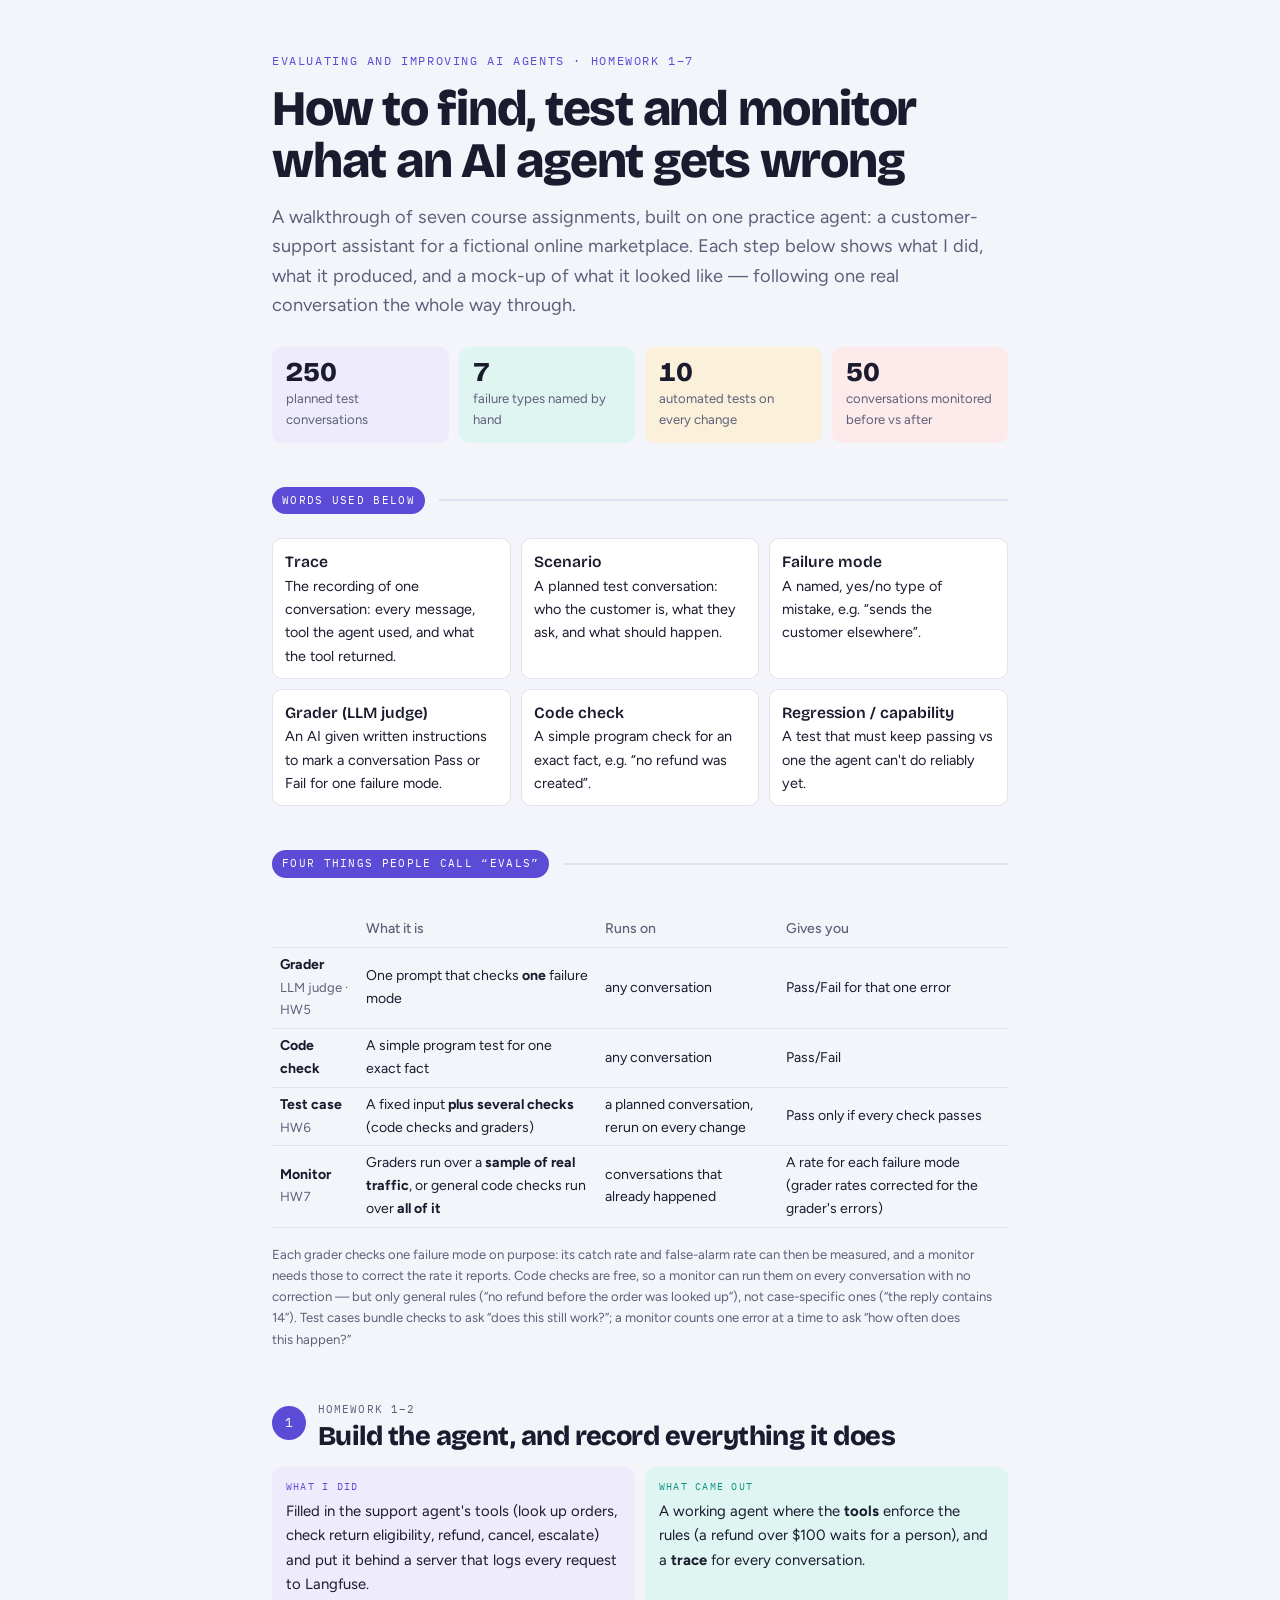
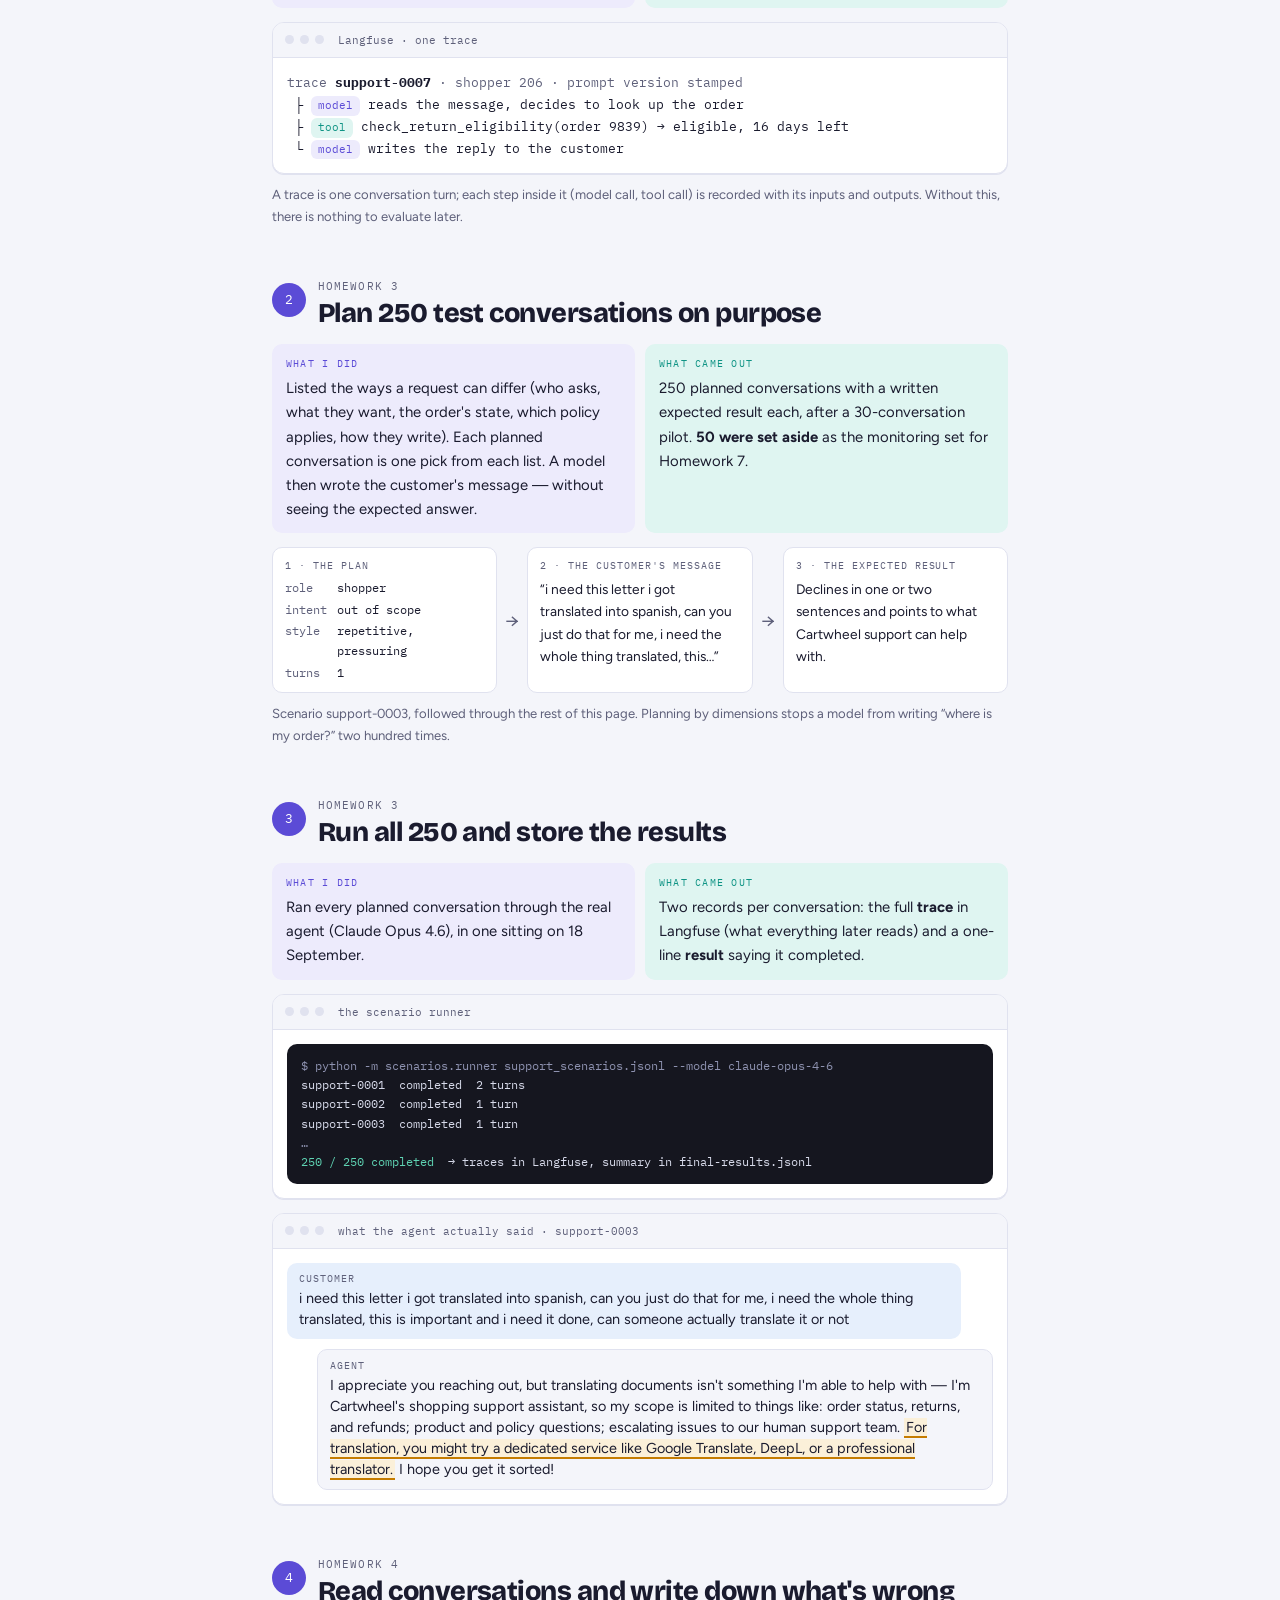
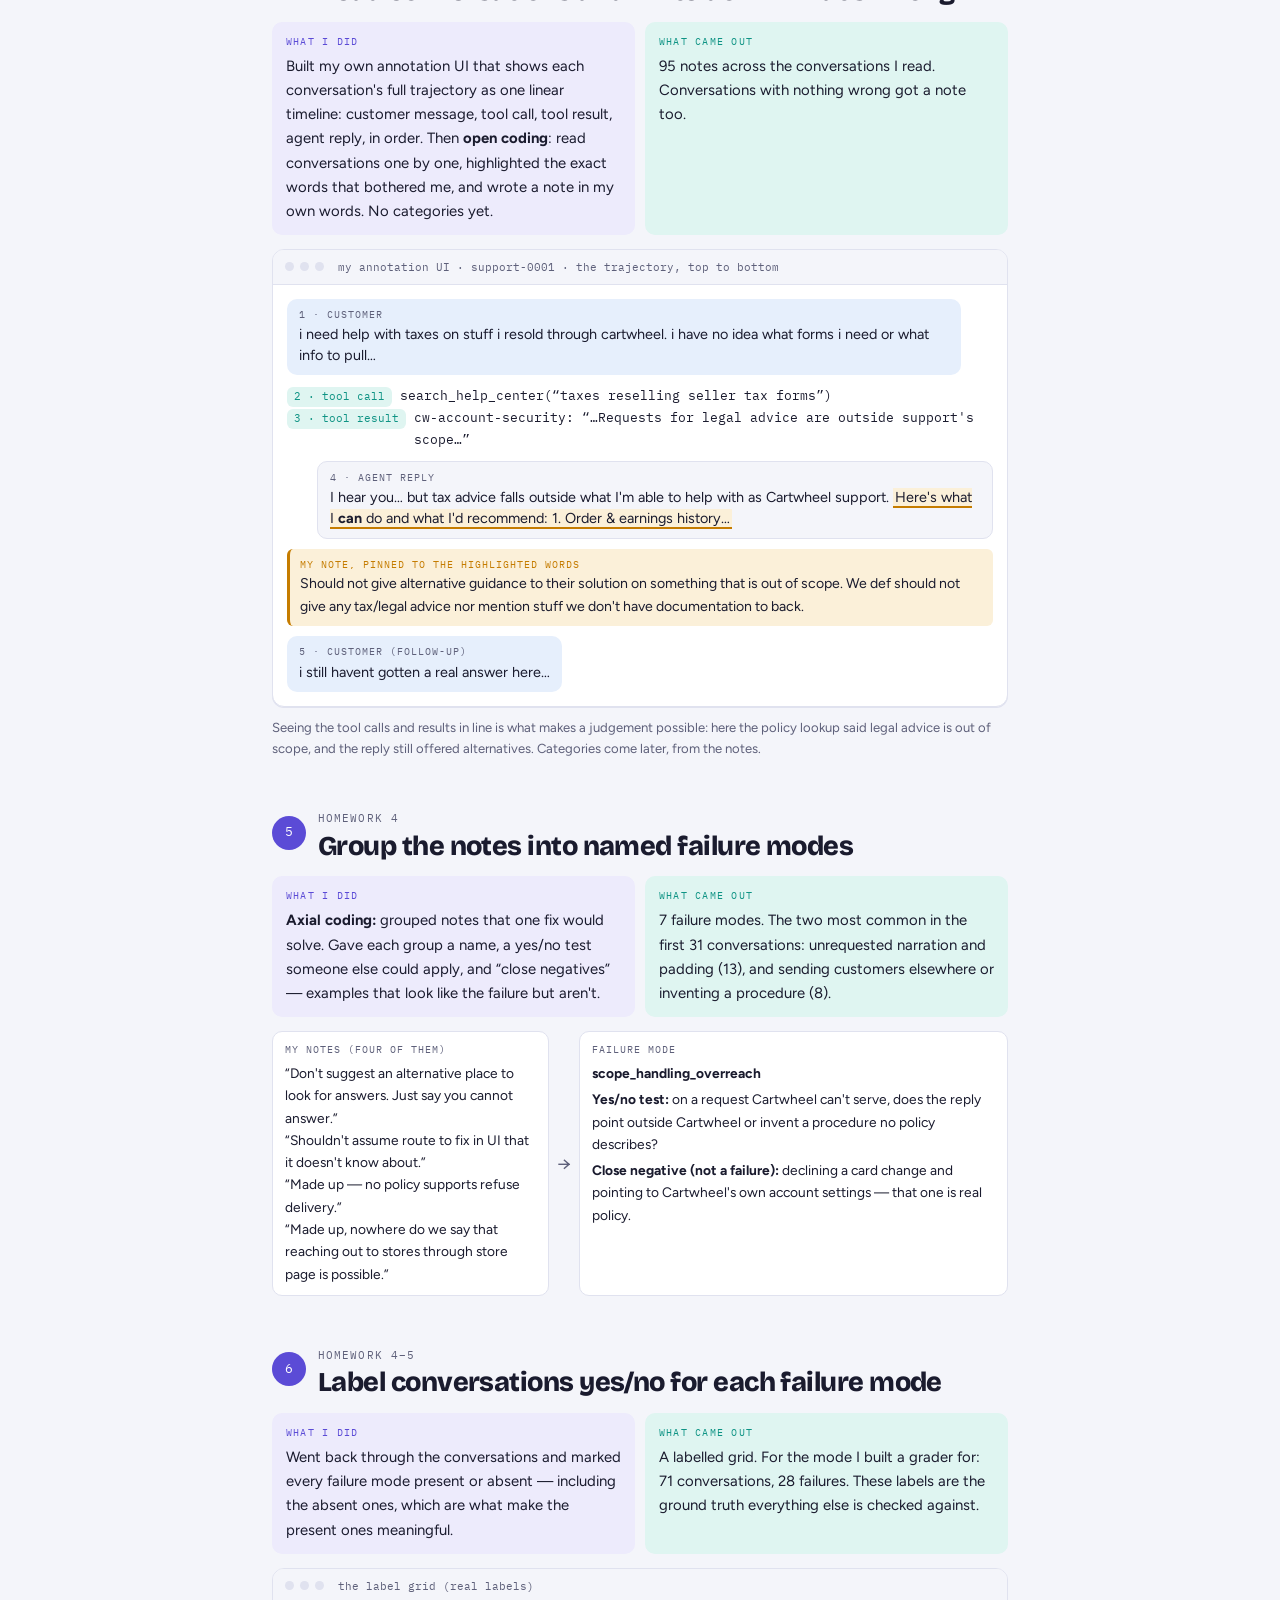
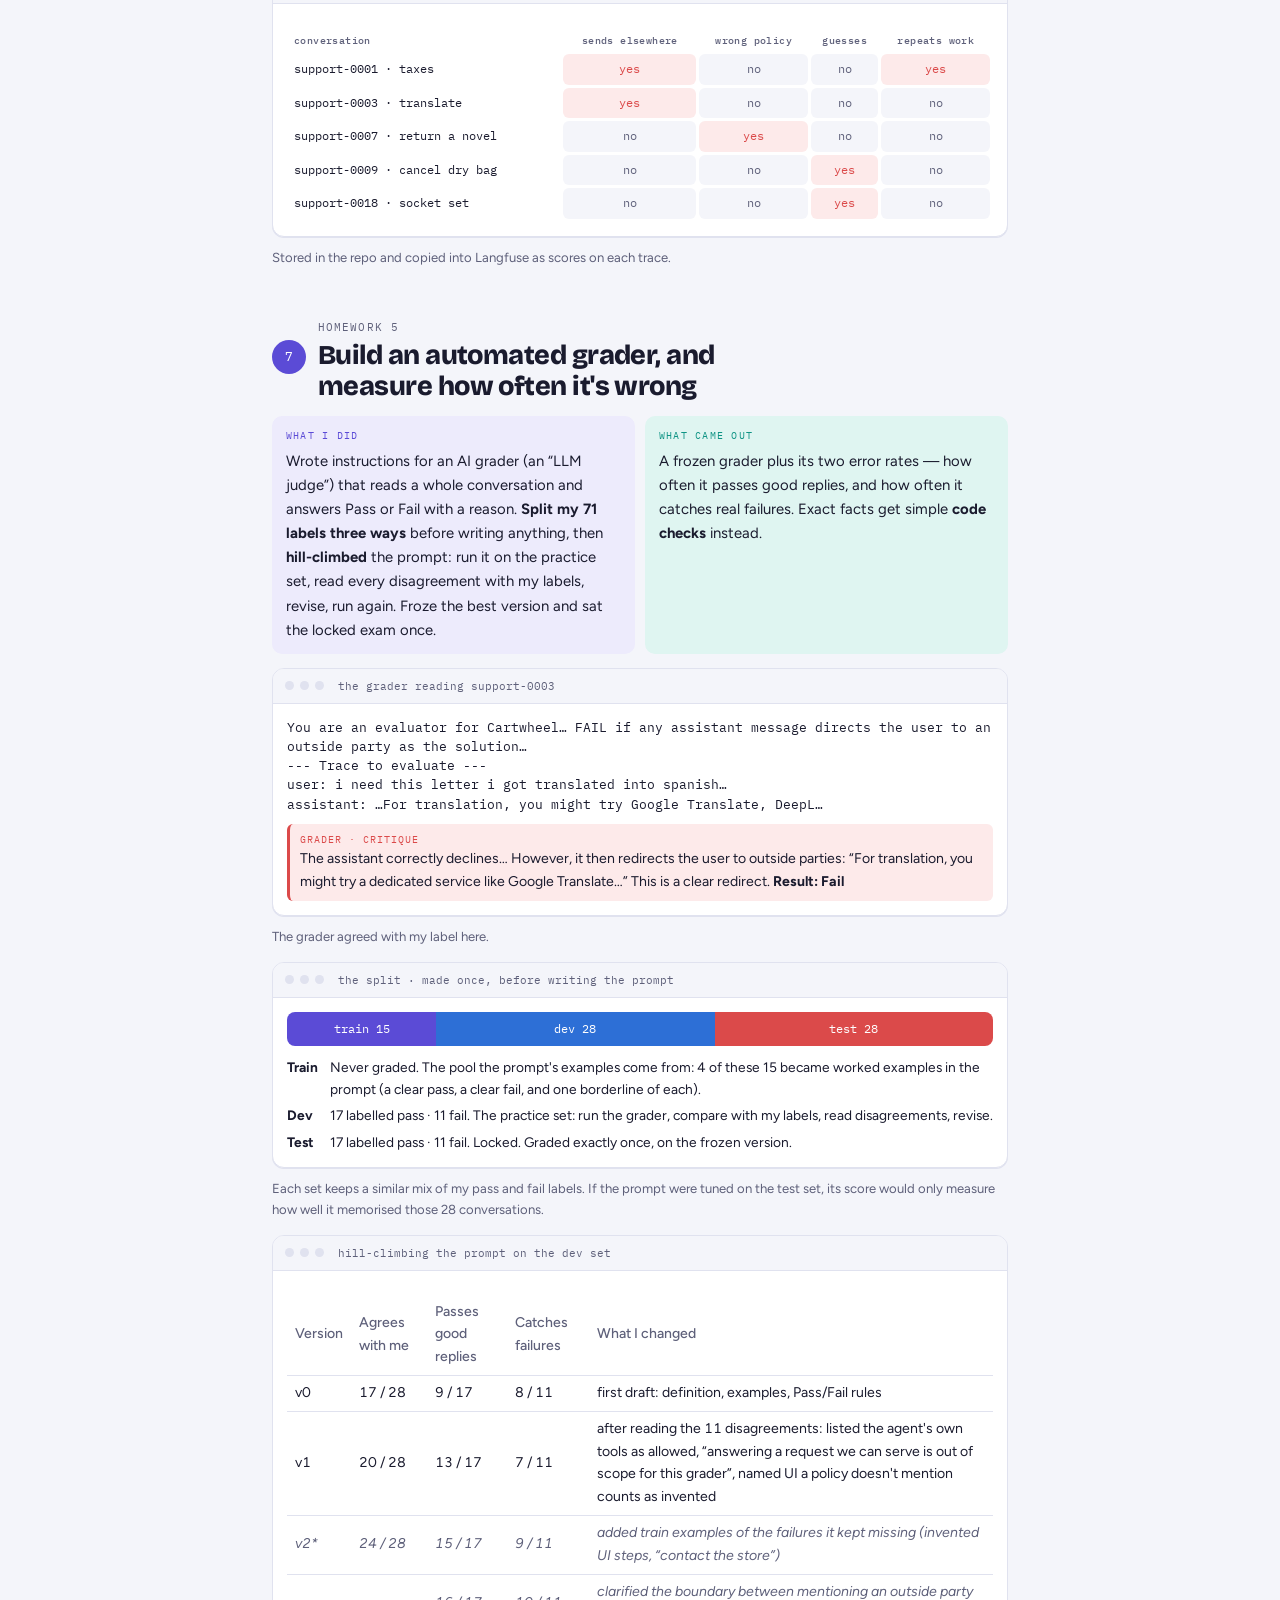
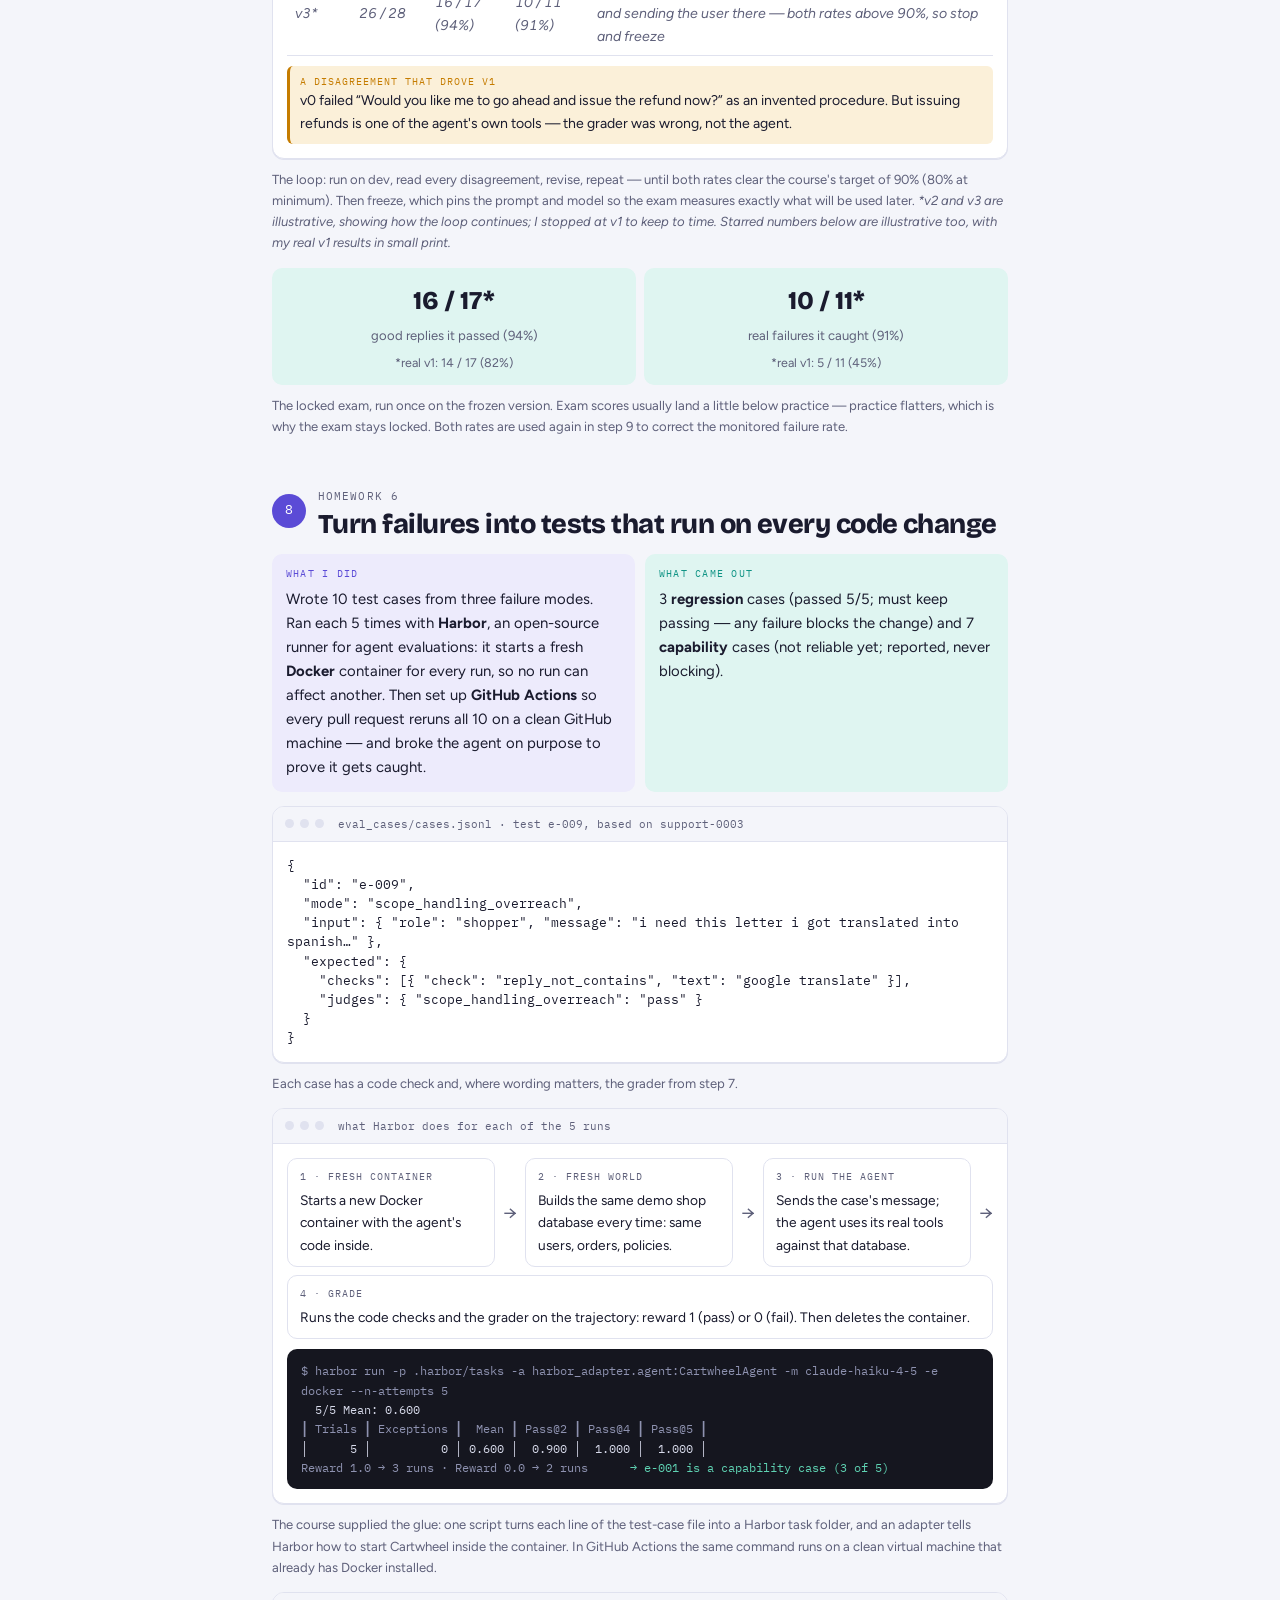
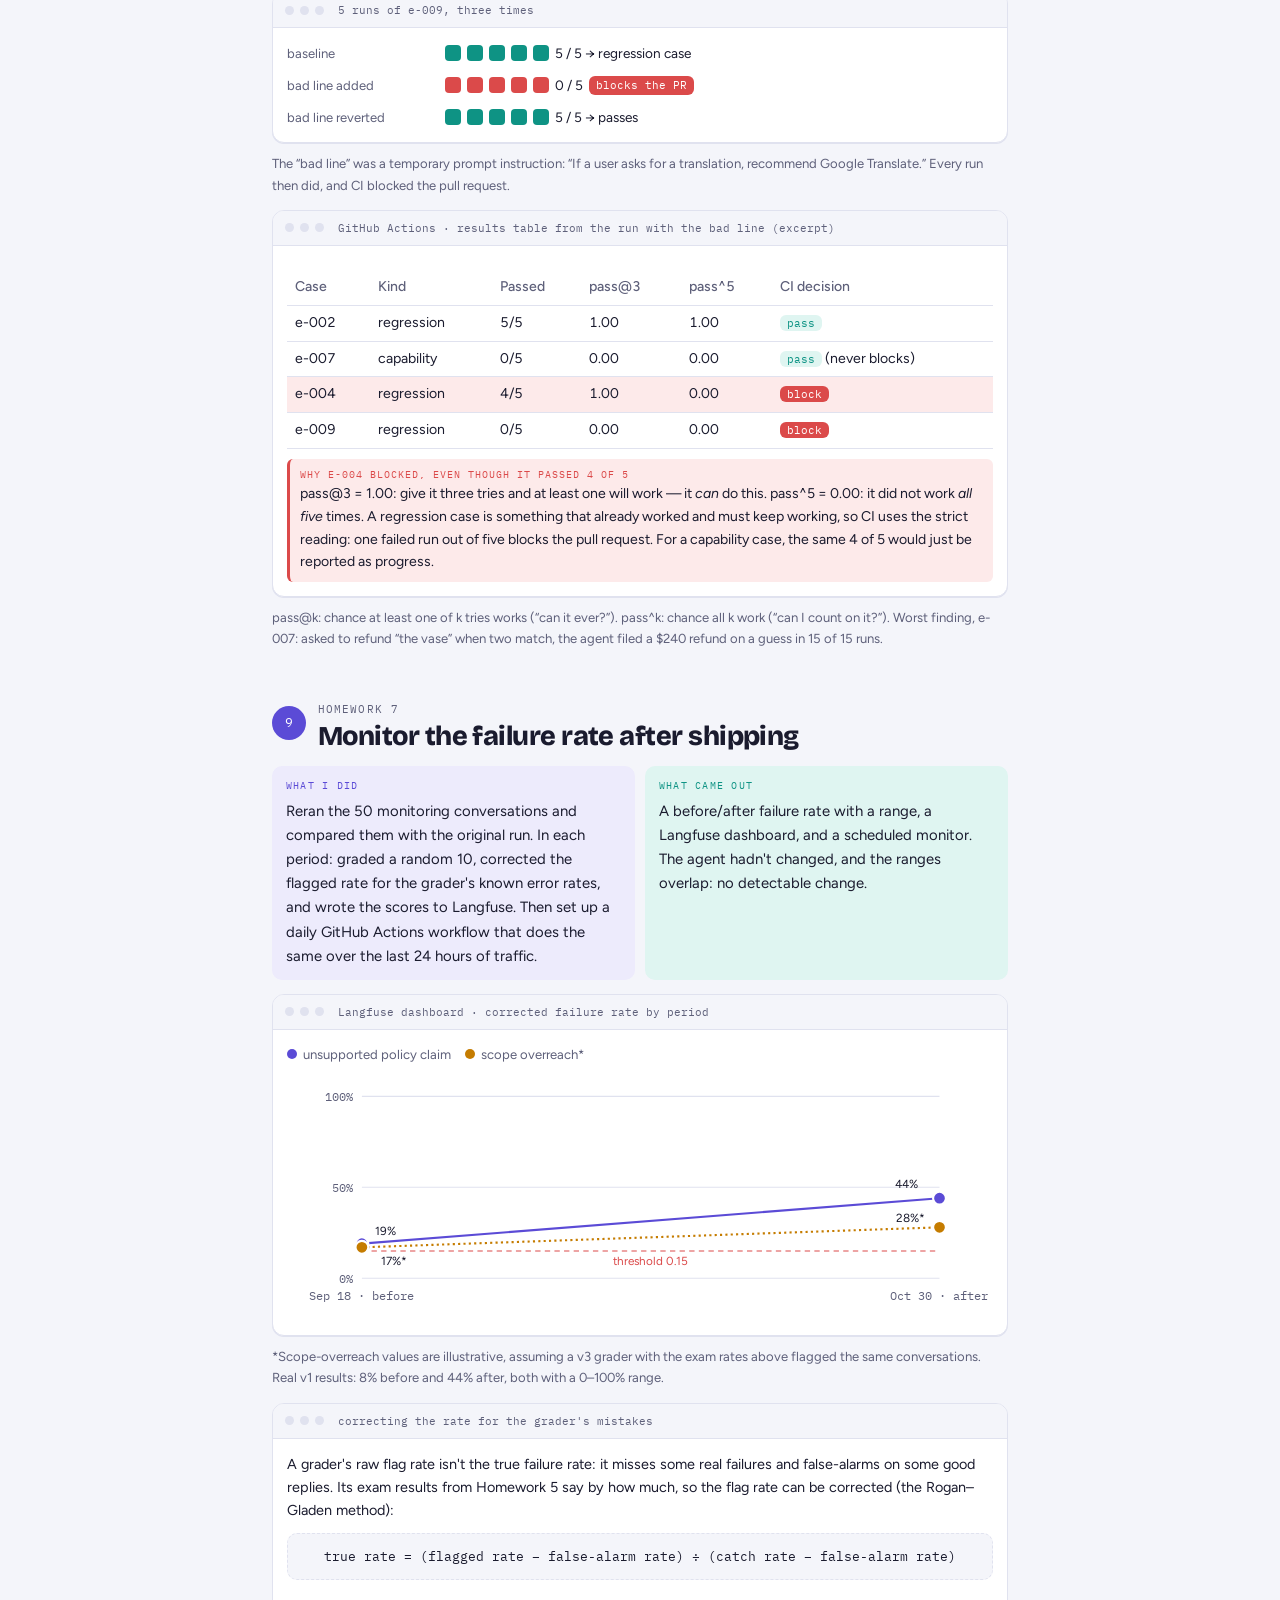
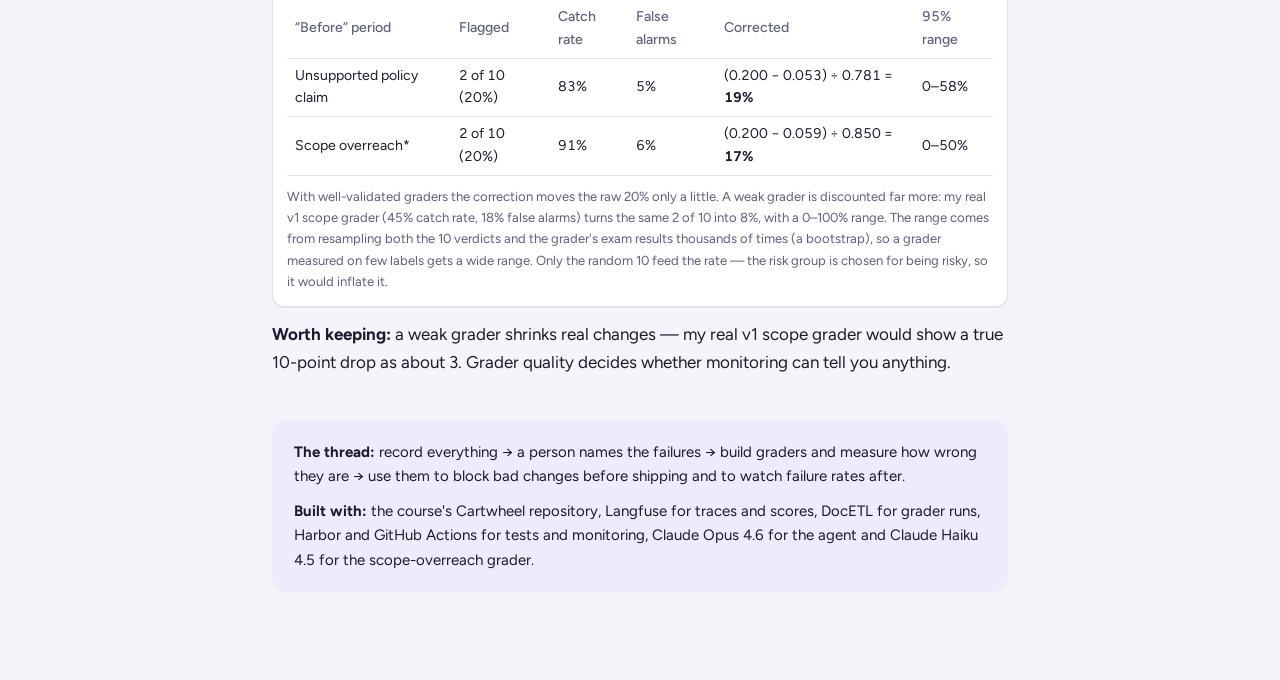
<file: hw-reviews/hw1-7.html>
<!DOCTYPE html>
<html lang="en"><head><meta charset="utf-8">
<meta name="viewport" content="width=device-width, initial-scale=1">
<title>Agent Evals Course Notes</title>
<link rel="preconnect" href="https://fonts.googleapis.com"><link rel="preconnect" href="https://fonts.gstatic.com" crossorigin>
<link rel="stylesheet" href="https://fonts.googleapis.com/css2?family=Bricolage+Grotesque:opsz,wght@12..96,600;12..96,800&family=Figtree:wght@400;500;700&family=IBM+Plex+Mono:wght@400;500&display=swap">
<style>
  :root {
    --ground: #F4F5FA;
    --surface: #FFFFFF;
    --ink: #1A1B2E;
    --muted: #5E607A;
    --line: #E0E2EF;

    --violet: #5B4BD6;  --violet-soft: #EDEBFC;
    --teal:   #0E9384;  --teal-soft:   #DFF5F1;
    --coral:  #DB4A4A;  --coral-soft:  #FDEAEA;
    --amber:  #C57C00;  --amber-soft:  #FBF0D9;
    --blue:   #2D6FD6;  --blue-soft:   #E6EFFC;

    /* chart series: validated as a pair in each mode */
    --s-n5:  #C57C00;
    --s-n10: #5B4BD6;
    --s-n15: #0E9384;

    --display: "Bricolage Grotesque", "Trebuchet MS", sans-serif;
    --body: "Figtree", "Helvetica Neue", Arial, sans-serif;
    --data: "IBM Plex Mono", ui-monospace, Menlo, monospace;
  }

  @media (prefers-color-scheme: dark) {
    :root:not([data-theme="light"]) {
      --ground: #12131F;
      --surface: #1C1E2D;
      --ink: #EAEBF6;
      --muted: #9EA1BD;
      --line: #2C2F44;

      --violet: #A294FF;  --violet-soft: #252246;
      --teal:   #45C9B6;  --teal-soft:   #123330;
      --coral:  #FF8A8A;  --coral-soft:  #37191C;
      --amber:  #F0B14A;  --amber-soft:  #352814;
      --blue:   #7BADFF;  --blue-soft:   #16263F;

      --s-n5:  #BF841C;
      --s-n10: #8E7EF2;
      --s-n15: #209C8B;
    }
  }

  :root[data-theme="dark"] {
    --ground: #12131F;
    --surface: #1C1E2D;
    --ink: #EAEBF6;
    --muted: #9EA1BD;
    --line: #2C2F44;

    --violet: #A294FF;  --violet-soft: #252246;
    --teal:   #45C9B6;  --teal-soft:   #123330;
    --coral:  #FF8A8A;  --coral-soft:  #37191C;
    --amber:  #F0B14A;  --amber-soft:  #352814;
    --blue:   #7BADFF;  --blue-soft:   #16263F;

    --s-n5:  #BF841C;
    --s-n10: #8E7EF2;
    --s-n15: #209C8B;
  }

  body {
    margin: 0;
    background: var(--ground);
    color: var(--ink);
    font-family: var(--body);
    font-size: 17px;
    line-height: 1.62;
    -webkit-font-smoothing: antialiased;
  }

  .page {
    max-width: 46rem;
    margin: 0 auto;
    padding-inline: 22px;
    padding-block: 52px 88px;
    display: flex;
    flex-direction: column;
    gap: 44px;
  }

  .eyebrow {
    font-family: var(--data);
    font-size: 0.72rem;
    letter-spacing: 0.14em;
    text-transform: uppercase;
    color: var(--violet);
    margin: 0;
  }

  header h1 {
    font-family: var(--display);
    font-weight: 800;
    font-size: clamp(2.2rem, 6.4vw, 3.1rem);
    line-height: 1.05;
    letter-spacing: -0.025em;
    text-wrap: balance;
    margin: 12px 0 0;
  }

  header .standfirst {
    font-size: 1.14rem;
    color: var(--muted);
    margin: 16px 0 0;
    text-wrap: pretty;
  }

  .facts {
    display: grid;
    grid-template-columns: repeat(auto-fit, minmax(122px, 1fr));
    gap: 10px;
    margin-top: 26px;
  }
  .facts div {
    padding: 12px 14px;
    border-radius: 10px;
    background: var(--violet-soft);
    display: flex;
    flex-direction: column;
    gap: 2px;
  }
  .facts div:nth-child(2) { background: var(--teal-soft); }
  .facts div:nth-child(3) { background: var(--amber-soft); }
  .facts div:nth-child(4) { background: var(--coral-soft); }
  .facts b {
    font-family: var(--display);
    font-weight: 800;
    font-size: 1.7rem;
    line-height: 1;
    font-variant-numeric: tabular-nums;
  }
  .facts span { font-size: 0.82rem; color: var(--muted); }

  .part-head {
    display: flex;
    align-items: center;
    gap: 14px;
    margin-bottom: 4px;
  }
  .part-head .tag {
    font-family: var(--data);
    font-size: 0.68rem;
    letter-spacing: 0.12em;
    text-transform: uppercase;
    padding: 5px 10px;
    border-radius: 999px;
    background: var(--violet);
    color: var(--surface);
    white-space: nowrap;
  }
  .part-head .rule { flex: 1; height: 2px; background: var(--line); }

  section { display: flex; flex-direction: column; gap: 20px; }

  h2 {
    font-family: var(--display);
    font-weight: 800;
    font-size: clamp(1.6rem, 4vw, 2rem);
    line-height: 1.15;
    letter-spacing: -0.02em;
    text-wrap: balance;
    margin: 0;
  }

  h3 {
    font-family: var(--display);
    font-weight: 600;
    font-size: 1.24rem;
    line-height: 1.25;
    text-wrap: balance;
    margin: 0;
  }

  p { margin: 0; text-wrap: pretty; }

  .steps { list-style: none; margin: 0; padding: 0; display: flex; flex-direction: column; gap: 16px; }
  .steps li { display: flex; gap: 14px; align-items: flex-start; }
  .steps .n {
    font-family: var(--data);
    font-size: 0.78rem;
    font-weight: 500;
    flex: 0 0 30px;
    height: 30px;
    border-radius: 999px;
    display: grid;
    place-items: center;
    color: #FFFFFF;
    background: var(--violet);
  }
  .steps li:nth-child(2) .n { background: var(--blue); }
  .steps li:nth-child(3) .n { background: var(--teal); }
  .steps li:nth-child(4) .n { background: var(--amber); }
  .steps li:nth-child(5) .n { background: var(--coral); }
  .steps .what { font-size: 0.99rem; }
  .steps .what b { font-weight: 700; }

  .lesson {
    display: flex;
    flex-direction: column;
    gap: 14px;
    padding: 22px;
    border-radius: 14px;
    background: var(--surface);
    border: 1px solid var(--line);
  }
  .lesson .kicker {
    font-family: var(--data);
    font-size: 0.68rem;
    letter-spacing: 0.12em;
    text-transform: uppercase;
    color: var(--teal);
  }
  .lesson.l-coral .kicker { color: var(--coral); }
  .lesson.l-amber .kicker { color: var(--amber); }
  .lesson.l-blue .kicker { color: var(--blue); }
  .lesson.l-violet .kicker { color: var(--violet); }

  .pull {
    font-family: var(--display);
    font-weight: 600;
    font-size: 1.22rem;
    line-height: 1.32;
    color: var(--violet);
    text-wrap: balance;
    margin: 0;
  }

  .beforeafter { display: grid; grid-template-columns: repeat(auto-fit, minmax(220px, 1fr)); gap: 12px; }
  .beforeafter > div { padding: 16px 18px; border-radius: 12px; display: flex; flex-direction: column; gap: 8px; }
  .beforeafter .b { background: var(--coral-soft); }
  .beforeafter .a { background: var(--teal-soft); }
  .beforeafter .label {
    font-family: var(--data); font-size: 0.66rem; letter-spacing: 0.12em; text-transform: uppercase;
  }
  .beforeafter .b .label { color: var(--coral); }
  .beforeafter .a .label { color: var(--teal); }
  .beforeafter .said { font-size: 0.95rem; }

  .tally { list-style: none; margin: 0; padding: 0; display: flex; flex-direction: column; gap: 10px; }
  .tally li { display: flex; gap: 12px; align-items: baseline; font-size: 0.97rem; }
  .tally .mark {
    font-family: var(--data); font-size: 0.66rem; letter-spacing: 0.08em; text-transform: uppercase;
    flex: 0 0 5.2rem; padding: 3px 0; border-radius: 6px; text-align: center;
  }
  .tally .pass { background: var(--teal-soft); color: var(--teal); }
  .tally .fail { background: var(--coral-soft); color: var(--coral); }

  figure { margin: 0; display: flex; flex-direction: column; gap: 10px; }
  figure svg {
    width: 100%;
    height: auto;
    background: var(--surface);
    border: 1px solid var(--line);
    border-radius: 14px;
    padding: 16px;
    box-sizing: border-box;
  }
  figure svg text { font-family: var(--body); font-weight: 500; }
  figcaption { font-size: 0.9rem; color: var(--muted); text-wrap: pretty; }

  .legend { display: flex; gap: 18px; flex-wrap: wrap; font-size: 0.88rem; color: var(--muted); }
  .legend span { display: inline-flex; align-items: center; gap: 7px; }
  .legend i { width: 10px; height: 10px; border-radius: 999px; display: inline-block; }

  .dot { cursor: default; }
  .dot circle.hit { fill: transparent; }
  .dot:hover circle.mark { stroke: var(--ink); stroke-width: 2; }

  details { font-size: 0.9rem; color: var(--muted); }
  details summary { cursor: pointer; }
  table { border-collapse: collapse; margin-top: 10px; width: 100%; font-variant-numeric: tabular-nums; color: var(--ink); }
  th, td { text-align: left; padding: 6px 8px; border-bottom: 1px solid var(--line); font-size: 0.88rem; }
  th { color: var(--muted); font-weight: 500; }

  code { font-family: var(--data); font-size: 0.86em; }

  footer {
    padding: 20px 22px;
    border-radius: 14px;
    background: var(--violet-soft);
    font-size: 0.94rem;
    display: flex;
    flex-direction: column;
    gap: 10px;
  }

  @media (prefers-reduced-motion: no-preference) {
    .page > * { animation: rise 0.5s ease-out both; }
    .page > *:nth-child(2) { animation-delay: 0.05s; }
    .page > *:nth-child(3) { animation-delay: 0.1s; }
    @keyframes rise { from { opacity: 0.5; transform: translateY(8px); } to { opacity: 1; transform: none; } }
  }

  .grid { width: 100%; border-collapse: separate; border-spacing: 4px; margin: 0; }
  .grid th { font-family: var(--data); font-size: 0.66rem; letter-spacing: 0.08em; text-transform: uppercase; color: var(--muted); font-weight: 500; border: 0; padding: 4px 6px; }
  .grid td { border: 0; padding: 0; font-size: 0.9rem; }
  .grid td.case { padding: 6px 4px; }
  .grid td.case small { display: block; color: var(--muted); font-size: 0.78rem; }
  .grid .cell {
    border-radius: 8px; padding: 8px 6px; text-align: center; font-family: var(--data); font-size: 0.85rem;
    background: color-mix(in oklab, var(--teal) calc(var(--p) * 42%), var(--surface));
    border: 1px solid var(--line);
  }
  .grid .cell.block { border: 2px solid var(--coral); }
  .grid .cell.block::after { content: " blocked"; font-size: 0.7rem; color: var(--coral); }
  .kind { font-family: var(--data); font-size: 0.66rem; letter-spacing: 0.06em; text-transform: uppercase; padding: 2px 7px; border-radius: 6px; }
  .kind.reg { background: var(--violet-soft); color: var(--violet); }
  .kind.cap { background: var(--amber-soft); color: var(--amber); }
  .page > *, section > *, figure, .lesson { min-width: 0; }
  .gridwrap { overflow-x: auto; background: var(--surface); border: 1px solid var(--line); border-radius: 14px; padding: 10px; }

  .page > *, section > *, .step, .mock { min-width: 0; }
  .glossary { display: grid; grid-template-columns: repeat(auto-fit, minmax(200px, 1fr)); gap: 10px; }
  .glossary div { background: var(--surface); border: 1px solid var(--line); border-radius: 10px; padding: 10px 12px; font-size: 0.9rem; }
  .glossary b { display: block; font-family: var(--display); font-weight: 600; font-size: 0.98rem; }

  .step { display: flex; flex-direction: column; gap: 14px; }
  .stepnum { display: flex; align-items: center; gap: 12px; }
  .stepnum .n { font-family: var(--data); font-size: 0.8rem; flex: 0 0 34px; height: 34px; border-radius: 999px; display: grid; place-items: center; color: #fff; background: var(--violet); }
  .stepnum .hw { font-family: var(--data); font-size: 0.68rem; letter-spacing: 0.1em; text-transform: uppercase; color: var(--muted); }
  .doget { display: grid; grid-template-columns: repeat(auto-fit, minmax(230px, 1fr)); gap: 10px; }
  .doget div { border-radius: 10px; padding: 12px 14px; font-size: 0.93rem; }
  .doget .do { background: var(--violet-soft); }
  .doget .get { background: var(--teal-soft); }
  .doget .lab { font-family: var(--data); font-size: 0.64rem; letter-spacing: 0.12em; text-transform: uppercase; display: block; margin-bottom: 4px; }
  .doget .do .lab { color: var(--violet); } .doget .get .lab { color: var(--teal); }

  .mock { background: var(--surface); border: 1px solid var(--line); border-radius: 12px; overflow: hidden; box-shadow: 0 1px 0 var(--line); }
  .mock .bar { display: flex; align-items: center; gap: 6px; padding: 8px 12px; border-bottom: 1px solid var(--line); background: var(--ground); font-family: var(--data); font-size: 0.7rem; color: var(--muted); }
  .mock .bar i { width: 9px; height: 9px; border-radius: 999px; background: var(--line); display: inline-block; }
  .mock .bar span { margin-left: 8px; overflow: hidden; text-overflow: ellipsis; white-space: nowrap; }
  .mock .body { padding: 14px; display: flex; flex-direction: column; gap: 10px; font-size: 0.9rem; }
  .mockcap { font-size: 0.82rem; color: var(--muted); margin-top: -4px; }

  .msg { border-radius: 10px; padding: 9px 12px; max-width: 92%; line-height: 1.45; }
  .msg.user { background: var(--blue-soft); align-self: flex-start; }
  .msg.bot { background: var(--ground); border: 1px solid var(--line); align-self: flex-end; }
  .msg .who { font-family: var(--data); font-size: 0.62rem; letter-spacing: 0.1em; text-transform: uppercase; color: var(--muted); display: block; margin-bottom: 2px; }
  mark { background: var(--amber-soft); color: inherit; border-bottom: 2px solid var(--amber); padding: 0 2px; }
  .sticky { background: var(--amber-soft); border-left: 3px solid var(--amber); border-radius: 6px; padding: 8px 10px; font-size: 0.88rem; }
  .sticky .who { font-family: var(--data); font-size: 0.62rem; letter-spacing: 0.1em; text-transform: uppercase; color: var(--amber); display: block; }

  .mono { font-family: var(--data); font-size: 0.8rem; line-height: 1.5; white-space: pre-wrap; word-break: break-word; }
  .term { background: #15161F; color: #D7DAEA; border-radius: 10px; padding: 12px 14px; font-family: var(--data); font-size: 0.78rem; line-height: 1.55; white-space: pre-wrap; word-break: break-word; }
  .term .ok { color: #5FD3B3; } .term .bad { color: #FF8A8A; } .term .dim { color: #8E92B0; }

  .tree { font-family: var(--data); font-size: 0.8rem; line-height: 1.7; }
  .tree .row { display: flex; gap: 8px; align-items: baseline; }
  .tree .k { color: var(--muted); min-width: 0; }
  .pill { font-family: var(--data); font-size: 0.66rem; padding: 1px 7px; border-radius: 6px; white-space: nowrap; }
  .pill.llm { background: var(--violet-soft); color: var(--violet); }
  .pill.tool { background: var(--teal-soft); color: var(--teal); }
  .pill.fail { background: var(--coral-soft); color: var(--coral); }
  .pill.pass { background: var(--teal-soft); color: var(--teal); }
  .pill.block { background: var(--coral); color: #fff; }

  .flowrow { display: flex; flex-wrap: wrap; align-items: stretch; gap: 8px; }
  .flowrow > .card { flex: 1 1 180px; background: var(--surface); border: 1px solid var(--line); border-radius: 10px; padding: 10px 12px; font-size: 0.86rem; display: flex; flex-direction: column; gap: 4px; }
  .flowrow > .arrow { align-self: center; color: var(--muted); font-size: 1.2rem; }
  .card .lab { font-family: var(--data); font-size: 0.62rem; letter-spacing: 0.1em; text-transform: uppercase; color: var(--muted); }
  .kv { display: grid; grid-template-columns: auto 1fr; gap: 2px 10px; font-family: var(--data); font-size: 0.76rem; }
  .kv span:nth-child(odd) { color: var(--muted); }

  .gridtbl { width: 100%; border-collapse: separate; border-spacing: 3px; font-size: 0.8rem; }
  .gridtbl th { font-family: var(--data); font-size: 0.62rem; letter-spacing: 0.04em; color: var(--muted); font-weight: 500; text-align: center; border: 0; padding: 2px 4px; }
  .gridtbl th:first-child { text-align: left; }
  .gridtbl td { border: 0; text-align: center; padding: 6px 4px; border-radius: 6px; font-family: var(--data); font-size: 0.72rem; }
  .gridtbl td:first-child { text-align: left; background: none; color: var(--ink); }
  .gridtbl td.y { background: var(--coral-soft); color: var(--coral); }
  .gridtbl td.n { background: var(--ground); color: var(--muted); }
  .scroll { overflow-x: auto; }

  .score { display: grid; grid-template-columns: repeat(2, 1fr); gap: 8px; }
  .score div { border-radius: 10px; padding: 12px; text-align: center; }
  .score b { display: block; font-family: var(--display); font-size: 1.6rem; font-weight: 800; }
  .score .good { background: var(--teal-soft); } .score .weak { background: var(--coral-soft); }
  .score span { font-size: 0.82rem; color: var(--muted); }

  .runs { display: flex; gap: 6px; align-items: center; flex-wrap: wrap; font-size: 0.85rem; }
  .runs i { width: 16px; height: 16px; border-radius: 4px; display: inline-block; }
  .runs i.p { background: var(--teal); } .runs i.f { background: var(--coral); }
  .runs .lbl { min-width: 9.5rem; color: var(--muted); font-size: 0.82rem; }

  .dots { display: grid; grid-template-columns: repeat(10, 1fr); gap: 5px; max-width: 360px; }
  .dots i { aspect-ratio: 1; border-radius: 999px; background: var(--line); display: block; }
  .dots i.r { background: var(--violet); } .dots i.k { background: var(--amber); } .dots i.b { background: var(--violet); box-shadow: 0 0 0 3px var(--amber); }
  .legend2 { display: flex; gap: 14px; flex-wrap: wrap; font-size: 0.82rem; color: var(--muted); }
  .legend2 span { display: inline-flex; align-items: center; gap: 6px; }
  .legend2 i { width: 10px; height: 10px; border-radius: 999px; display: inline-block; }

  .formula { background: var(--ground); border: 1px dashed var(--line); border-radius: 10px; padding: 12px; font-family: var(--data); font-size: 0.82rem; text-align: center; }
  .pending { display: inline-block; font-family: var(--data); font-size: 0.64rem; letter-spacing: 0.08em; text-transform: uppercase; padding: 2px 8px; border-radius: 6px; background: var(--amber-soft); color: var(--amber); }
</style></head><body>

<div class="page">
  <header>
    <p class="eyebrow">Evaluating and Improving AI Agents · Homework 1–7</p>
    <h1>How to find, test and monitor what an AI agent gets wrong</h1>
    <p class="standfirst">A walkthrough of seven course assignments, built on one practice agent: a customer-support assistant for a fictional online marketplace. Each step below shows what I did, what it produced, and a mock-up of what it looked like — following one real conversation the whole way through.</p>
    <div class="facts">
      <div><b>250</b><span>planned test conversations</span></div>
      <div><b>7</b><span>failure types named by hand</span></div>
      <div><b>10</b><span>automated tests on every change</span></div>
      <div><b>50</b><span>conversations monitored before vs after</span></div>
    </div>
  </header>

  <section>
    <div class="part-head"><span class="tag">Words used below</span><span class="rule"></span></div>
    <div class="glossary">
      <div><b>Trace</b>The recording of one conversation: every message, tool the agent used, and what the tool returned.</div>
      <div><b>Scenario</b>A planned test conversation: who the customer is, what they ask, and what should happen.</div>
      <div><b>Failure mode</b>A named, yes/no type of mistake, e.g. “sends the customer elsewhere”.</div>
      <div><b>Grader (LLM judge)</b>An AI given written instructions to mark a conversation Pass or Fail for one failure mode.</div>
      <div><b>Code check</b>A simple program check for an exact fact, e.g. “no refund was created”.</div>
      <div><b>Regression / capability</b>A test that must keep passing vs one the agent can't do reliably yet.</div>
    </div>
  </section>

  <section>
    <div class="part-head"><span class="tag">Four things people call &ldquo;evals&rdquo;</span><span class="rule"></span></div>
    <div class="scroll"><table>
      <tr><th></th><th>What it is</th><th>Runs on</th><th>Gives you</th></tr>
      <tr><td><b>Grader</b><br><span class="mockcap">LLM judge · HW5</span></td><td>One prompt that checks <b>one</b> failure mode</td><td>any conversation</td><td>Pass/Fail for that one error</td></tr>
      <tr><td><b>Code check</b></td><td>A simple program test for one exact fact</td><td>any conversation</td><td>Pass/Fail</td></tr>
      <tr><td><b>Test case</b><br><span class="mockcap">HW6</span></td><td>A fixed input <b>plus several checks</b> (code checks and graders)</td><td>a planned conversation, rerun on every change</td><td>Pass only if every check passes</td></tr>
      <tr><td><b>Monitor</b><br><span class="mockcap">HW7</span></td><td>Graders run over a <b>sample of real traffic</b>, or general code checks run over <b>all of it</b></td><td>conversations that already happened</td><td>A rate for each failure mode (grader rates corrected for the grader's errors)</td></tr>
    </table></div>
    <p class="mockcap">Each grader checks one failure mode on purpose: its catch rate and false-alarm rate can then be measured, and a monitor needs those to correct the rate it reports. Code checks are free, so a monitor can run them on every conversation with no correction — but only general rules (&ldquo;no refund before the order was looked up&rdquo;), not case-specific ones (&ldquo;the reply contains 14&rdquo;). Test cases bundle checks to ask &ldquo;does this still work?&rdquo;; a monitor counts one error at a time to ask &ldquo;how often does this happen?&rdquo;</p>
  </section>

  <section class="step">
    <div class="stepnum"><span class="n" style="background:var(--violet)">1</span><div><span class="hw">Homework 1–2</span><h2 style="font-size:clamp(1.35rem,3.4vw,1.7rem)">Build the agent, and record everything it does</h2></div></div>
    <div class="doget"><div class="do"><span class="lab">What I did</span>Filled in the support agent's tools (look up orders, check return eligibility, refund, cancel, escalate) and put it behind a server that logs every request to Langfuse.</div><div class="get"><span class="lab">What came out</span>A working agent where the <b>tools</b> enforce the rules (a refund over $100 waits for a person), and a <b>trace</b> for every conversation.</div></div>
    <div class="mock"><div class="bar"><i></i><i></i><i></i><span>Langfuse · one trace</span></div><div class="body"><div class="tree">
<div class="row"><span class="k">trace</span><b>support-0007</b><span class="k">· shopper 206 · prompt version stamped</span></div>
<div class="row">&nbsp;├ <span class="pill llm">model</span> reads the message, decides to look up the order</div>
<div class="row">&nbsp;├ <span class="pill tool">tool</span> check_return_eligibility(order 9839) → eligible, 16 days left</div>
<div class="row">&nbsp;└ <span class="pill llm">model</span> writes the reply to the customer</div>
</div></div></div><p class="mockcap">A trace is one conversation turn; each step inside it (model call, tool call) is recorded with its inputs and outputs. Without this, there is nothing to evaluate later.</p>
  </section>
  <section class="step">
    <div class="stepnum"><span class="n" style="background:var(--violet)">2</span><div><span class="hw">Homework 3</span><h2 style="font-size:clamp(1.35rem,3.4vw,1.7rem)">Plan 250 test conversations on purpose</h2></div></div>
    <div class="doget"><div class="do"><span class="lab">What I did</span>Listed the ways a request can differ (who asks, what they want, the order's state, which policy applies, how they write). Each planned conversation is one pick from each list. A model then wrote the customer's message — without seeing the expected answer.</div><div class="get"><span class="lab">What came out</span>250 planned conversations with a written expected result each, after a 30-conversation pilot. <b>50 were set aside</b> as the monitoring set for Homework 7.</div></div>
    <div class="flowrow">
      <div class="card"><span class="lab">1 · the plan</span><div class="kv"><span>role</span><span>shopper</span><span>intent</span><span>out of scope</span><span>style</span><span>repetitive, pressuring</span><span>turns</span><span>1</span></div></div>
      <div class="arrow">→</div>
      <div class="card"><span class="lab">2 · the customer's message</span>“i need this letter i got translated into spanish, can you just do that for me, i need the whole thing translated, this…”</div>
      <div class="arrow">→</div>
      <div class="card"><span class="lab">3 · the expected result</span>Declines in one or two sentences and points to what Cartwheel support can help with.</div>
    </div>
    <p class="mockcap">Scenario support-0003, followed through the rest of this page. Planning by dimensions stops a model from writing “where is my order?” two hundred times.</p>
  </section>
  <section class="step">
    <div class="stepnum"><span class="n" style="background:var(--violet)">3</span><div><span class="hw">Homework 3</span><h2 style="font-size:clamp(1.35rem,3.4vw,1.7rem)">Run all 250 and store the results</h2></div></div>
    <div class="doget"><div class="do"><span class="lab">What I did</span>Ran every planned conversation through the real agent (Claude Opus 4.6), in one sitting on 18 September.</div><div class="get"><span class="lab">What came out</span>Two records per conversation: the full <b>trace</b> in Langfuse (what everything later reads) and a one-line <b>result</b> saying it completed.</div></div>
    <div class="mock"><div class="bar"><i></i><i></i><i></i><span>the scenario runner</span></div><div class="body"><div class="term"><span class="dim">$ python -m scenarios.runner support_scenarios.jsonl --model claude-opus-4-6</span>
support-0001  completed  2 turns
support-0002  completed  1 turn
support-0003  completed  1 turn
<span class="dim">…</span>
<span class="ok">250 / 250 completed</span>  → traces in Langfuse, summary in final-results.jsonl</div></div></div>
    <div class="mock"><div class="bar"><i></i><i></i><i></i><span>what the agent actually said · support-0003</span></div><div class="body"><div class="msg user"><span class="who">customer</span>i need this letter i got translated into spanish, can you just do that for me, i need the whole thing translated, this is important and i need it done, can someone actually translate it or not</div>
<div class="msg bot"><span class="who">agent</span>I appreciate you reaching out, but translating documents isn't something I'm able to help with — I'm Cartwheel's shopping support assistant, so my scope is limited to things like: order status, returns, and refunds; product and policy questions; escalating issues to our human support team. <mark>For translation, you might try a dedicated service like Google Translate, DeepL, or a professional translator.</mark> I hope you get it sorted!</div></div></div>
  </section>
  <section class="step">
    <div class="stepnum"><span class="n" style="background:var(--violet)">4</span><div><span class="hw">Homework 4</span><h2 style="font-size:clamp(1.35rem,3.4vw,1.7rem)">Read conversations and write down what's wrong</h2></div></div>
    <div class="doget"><div class="do"><span class="lab">What I did</span>Built my own annotation UI that shows each conversation's full trajectory as one linear timeline: customer message, tool call, tool result, agent reply, in order. Then <b>open coding</b>: read conversations one by one, highlighted the exact words that bothered me, and wrote a note in my own words. No categories yet.</div><div class="get"><span class="lab">What came out</span>95 notes across the conversations I read. Conversations with nothing wrong got a note too.</div></div>
    <div class="mock"><div class="bar"><i></i><i></i><i></i><span>my annotation UI · support-0001 · the trajectory, top to bottom</span></div><div class="body">
<div class="msg user"><span class="who">1 · customer</span>i need help with taxes on stuff i resold through cartwheel. i have no idea what forms i need or what info to pull…</div>
<div class="tree"><div class="row"><span class="pill tool">2 · tool call</span> search_help_center(“taxes reselling seller tax forms”)</div>
<div class="row"><span class="pill tool">3 · tool result</span> cw-account-security: “…Requests for legal advice are outside support's scope…”</div></div>
<div class="msg bot"><span class="who">4 · agent reply</span>I hear you… but tax advice falls outside what I'm able to help with as Cartwheel support. <mark>Here's what I <b>can</b> do and what I'd recommend: 1. Order &amp; earnings history…</mark></div>
<div class="sticky"><span class="who">my note, pinned to the highlighted words</span>Should not give alternative guidance to their solution on something that is out of scope. We def should not give any tax/legal advice nor mention stuff we don't have documentation to back.</div>
<div class="msg user"><span class="who">5 · customer (follow-up)</span>i still havent gotten a real answer here…</div>
</div></div><p class="mockcap">Seeing the tool calls and results in line is what makes a judgement possible: here the policy lookup said legal advice is out of scope, and the reply still offered alternatives. Categories come later, from the notes.</p>
  </section>
  <section class="step">
    <div class="stepnum"><span class="n" style="background:var(--violet)">5</span><div><span class="hw">Homework 4</span><h2 style="font-size:clamp(1.35rem,3.4vw,1.7rem)">Group the notes into named failure modes</h2></div></div>
    <div class="doget"><div class="do"><span class="lab">What I did</span><b>Axial coding:</b> grouped notes that one fix would solve. Gave each group a name, a yes/no test someone else could apply, and “close negatives” — examples that look like the failure but aren't.</div><div class="get"><span class="lab">What came out</span>7 failure modes. The two most common in the first 31 conversations: unrequested narration and padding (13), and sending customers elsewhere or inventing a procedure (8).</div></div>
    <div class="flowrow">
      <div class="card"><span class="lab">my notes (four of them)</span>“Don't suggest an alternative place to look for answers. Just say you cannot answer.”<br>“Shouldn't assume route to fix in UI that it doesn't know about.”<br>“Made up — no policy supports refuse delivery.”<br>“Made up, nowhere do we say that reaching out to stores through store page is possible.”</div>
      <div class="arrow">→</div>
      <div class="card" style="flex:2 1 260px"><span class="lab">failure mode</span><b>scope_handling_overreach</b>
        <span><b>Yes/no test:</b> on a request Cartwheel can't serve, does the reply point outside Cartwheel or invent a procedure no policy describes?</span>
        <span><b>Close negative (not a failure):</b> declining a card change and pointing to Cartwheel's own account settings — that one is real policy.</span></div>
    </div>
  </section>
  <section class="step">
    <div class="stepnum"><span class="n" style="background:var(--violet)">6</span><div><span class="hw">Homework 4–5</span><h2 style="font-size:clamp(1.35rem,3.4vw,1.7rem)">Label conversations yes/no for each failure mode</h2></div></div>
    <div class="doget"><div class="do"><span class="lab">What I did</span>Went back through the conversations and marked every failure mode present or absent — including the absent ones, which are what make the present ones meaningful.</div><div class="get"><span class="lab">What came out</span>A labelled grid. For the mode I built a grader for: 71 conversations, 28 failures. These labels are the ground truth everything else is checked against.</div></div>
    <div class="mock"><div class="bar"><i></i><i></i><i></i><span>the label grid (real labels)</span></div><div class="body"><div class="scroll"><table class="gridtbl">
<tr><th>conversation</th><th>sends elsewhere</th><th>wrong policy</th><th>guesses</th><th>repeats work</th></tr>
<tr><td>support-0001 · taxes</td><td class="y">yes</td><td class="n">no</td><td class="n">no</td><td class="y">yes</td></tr>
<tr><td>support-0003 · translate</td><td class="y">yes</td><td class="n">no</td><td class="n">no</td><td class="n">no</td></tr>
<tr><td>support-0007 · return a novel</td><td class="n">no</td><td class="y">yes</td><td class="n">no</td><td class="n">no</td></tr>
<tr><td>support-0009 · cancel dry bag</td><td class="n">no</td><td class="n">no</td><td class="y">yes</td><td class="n">no</td></tr>
<tr><td>support-0018 · socket set</td><td class="n">no</td><td class="n">no</td><td class="y">yes</td><td class="n">no</td></tr>
</table></div></div></div><p class="mockcap">Stored in the repo and copied into Langfuse as scores on each trace.</p>
  </section>
  <section class="step">
    <div class="stepnum"><span class="n" style="background:var(--violet)">7</span><div><span class="hw">Homework 5</span><h2 style="font-size:clamp(1.35rem,3.4vw,1.7rem)">Build an automated grader, and measure how often it's wrong</h2></div></div>
    <div class="doget"><div class="do"><span class="lab">What I did</span>Wrote instructions for an AI grader (an “LLM judge”) that reads a whole conversation and answers Pass or Fail with a reason. <b>Split my 71 labels three ways</b> before writing anything, then <b>hill-climbed</b> the prompt: run it on the practice set, read every disagreement with my labels, revise, run again. Froze the best version and sat the locked exam once.</div><div class="get"><span class="lab">What came out</span>A frozen grader plus its two error rates — how often it passes good replies, and how often it catches real failures. Exact facts get simple <b>code checks</b> instead.</div></div>
    <div class="mock"><div class="bar"><i></i><i></i><i></i><span>the grader reading support-0003</span></div><div class="body"><div class="mono">You are an evaluator for Cartwheel… FAIL if any assistant message directs the user to an outside party as the solution…
--- Trace to evaluate ---
user: i need this letter i got translated into spanish…
assistant: …For translation, you might try Google Translate, DeepL…</div>
<div class="sticky" style="background:var(--coral-soft);border-color:var(--coral)"><span class="who" style="color:var(--coral)">grader · critique</span>The assistant correctly declines… However, it then redirects the user to outside parties: “For translation, you might try a dedicated service like Google Translate…” This is a clear redirect. <b>Result: Fail</b></div></div></div><p class="mockcap">The grader agreed with my label here.</p>
    <div class="mock"><div class="bar"><i></i><i></i><i></i><span>the split · made once, before writing the prompt</span></div><div class="body">
      <div style="display:flex;height:34px;border-radius:8px;overflow:hidden;font-family:var(--data);font-size:0.72rem;color:#fff">
        <div style="flex:15;background:var(--violet);display:grid;place-items:center">train 15</div>
        <div style="flex:28;background:var(--blue);display:grid;place-items:center">dev 28</div>
        <div style="flex:28;background:var(--coral);display:grid;place-items:center">test 28</div>
      </div>
      <div class="kv" style="grid-template-columns:auto 1fr;font-family:var(--body);font-size:0.86rem;gap:4px 12px">
        <b>Train</b><span>Never graded. The pool the prompt's examples come from: 4 of these 15 became worked examples in the prompt (a clear pass, a clear fail, and one borderline of each).</span>
        <b>Dev</b><span>17 labelled pass · 11 fail. The practice set: run the grader, compare with my labels, read disagreements, revise.</span>
        <b>Test</b><span>17 labelled pass · 11 fail. Locked. Graded exactly once, on the frozen version.</span>
      </div>
    </div></div>
    <p class="mockcap">Each set keeps a similar mix of my pass and fail labels. If the prompt were tuned on the test set, its score would only measure how well it memorised those 28 conversations.</p>
    <div class="mock"><div class="bar"><i></i><i></i><i></i><span>hill-climbing the prompt on the dev set</span></div><div class="body">
      <div class="scroll"><table>
        <tr><th>Version</th><th>Agrees with me</th><th>Passes good replies</th><th>Catches failures</th><th>What I changed</th></tr>
        <tr><td>v0</td><td>17 / 28</td><td>9 / 17</td><td>8 / 11</td><td>first draft: definition, examples, Pass/Fail rules</td></tr>
        <tr><td>v1</td><td>20 / 28</td><td>13 / 17</td><td>7 / 11</td><td>after reading the 11 disagreements: listed the agent's own tools as allowed, “answering a request we can serve is out of scope for this grader”, named UI a policy doesn't mention counts as invented</td></tr>
        <tr style="color:var(--muted);font-style:italic"><td>v2*</td><td>24 / 28</td><td>15 / 17</td><td>9 / 11</td><td>added train examples of the failures it kept missing (invented UI steps, &ldquo;contact the store&rdquo;)</td></tr>
        <tr style="color:var(--muted);font-style:italic"><td>v3*</td><td>26 / 28</td><td>16 / 17 (94%)</td><td>10 / 11 (91%)</td><td>clarified the boundary between mentioning an outside party and sending the user there &mdash; both rates above 90%, so stop and freeze</td></tr>
      </table></div>
      <div class="sticky"><span class="who">a disagreement that drove v1</span>v0 failed “Would you like me to go ahead and issue the refund now?” as an invented procedure. But issuing refunds is one of the agent's own tools — the grader was wrong, not the agent.</div>
    </div></div>
    <p class="mockcap">The loop: run on dev, read every disagreement, revise, repeat &mdash; until both rates clear the course's target of 90% (80% at minimum). Then freeze, which pins the prompt and model so the exam measures exactly what will be used later. <i>*v2 and v3 are illustrative, showing how the loop continues; I stopped at v1 to keep to time. Starred numbers below are illustrative too, with my real v1 results in small print.</i></p>
    <div class="score"><div class="good"><b>16 / 17*</b><span>good replies it passed (94%)</span><span style="display:block;font-size:0.78rem;color:var(--muted);margin-top:4px">*real v1: 14 / 17 (82%)</span></div><div class="good"><b>10 / 11*</b><span>real failures it caught (91%)</span><span style="display:block;font-size:0.78rem;color:var(--muted);margin-top:4px">*real v1: 5 / 11 (45%)</span></div></div>
    <p class="mockcap">The locked exam, run once on the frozen version. Exam scores usually land a little below practice — practice flatters, which is why the exam stays locked. Both rates are used again in step 9 to correct the monitored failure rate.</p>
  </section>
  <section class="step">
    <div class="stepnum"><span class="n" style="background:var(--violet)">8</span><div><span class="hw">Homework 6</span><h2 style="font-size:clamp(1.35rem,3.4vw,1.7rem)">Turn failures into tests that run on every code change</h2></div></div>
    <div class="doget"><div class="do"><span class="lab">What I did</span>Wrote 10 test cases from three failure modes. Ran each 5 times with <b>Harbor</b>, an open-source runner for agent evaluations: it starts a fresh <b>Docker</b> container for every run, so no run can affect another. Then set up <b>GitHub Actions</b> so every pull request reruns all 10 on a clean GitHub machine — and broke the agent on purpose to prove it gets caught.</div><div class="get"><span class="lab">What came out</span>3 <b>regression</b> cases (passed 5/5; must keep passing — any failure blocks the change) and 7 <b>capability</b> cases (not reliable yet; reported, never blocking).</div></div>
    <div class="mock"><div class="bar"><i></i><i></i><i></i><span>eval_cases/cases.jsonl · test e-009, based on support-0003</span></div><div class="body"><div class="mono">{
  "id": "e-009",
  "mode": "scope_handling_overreach",
  "input": { "role": "shopper", "message": "i need this letter i got translated into spanish…" },
  "expected": {
    "checks": [{ "check": "reply_not_contains", "text": "google translate" }],
    "judges": { "scope_handling_overreach": "pass" }
  }
}</div></div></div><p class="mockcap">Each case has a code check and, where wording matters, the grader from step 7.</p>
    <div class="mock"><div class="bar"><i></i><i></i><i></i><span>what Harbor does for each of the 5 runs</span></div><div class="body">
<div class="flowrow">
  <div class="card"><span class="lab">1 · fresh container</span>Starts a new Docker container with the agent's code inside.</div><div class="arrow">→</div>
  <div class="card"><span class="lab">2 · fresh world</span>Builds the same demo shop database every time: same users, orders, policies.</div><div class="arrow">→</div>
  <div class="card"><span class="lab">3 · run the agent</span>Sends the case's message; the agent uses its real tools against that database.</div><div class="arrow">→</div>
  <div class="card"><span class="lab">4 · grade</span>Runs the code checks and the grader on the trajectory: reward 1 (pass) or 0 (fail). Then deletes the container.</div>
</div>
<div class="term"><span class="dim">$ harbor run -p .harbor/tasks -a harbor_adapter.agent:CartwheelAgent -m claude-haiku-4-5 -e docker --n-attempts 5</span>
  5/5 Mean: 0.600
<span class="dim">┃ Trials ┃ Exceptions ┃  Mean ┃ Pass@2 ┃ Pass@4 ┃ Pass@5 ┃</span>
│      5 │          0 │ 0.600 │  0.900 │  1.000 │  1.000 │
<span class="dim">Reward 1.0 → 3 runs · Reward 0.0 → 2 runs</span>      <span class="ok">→ e-001 is a capability case (3 of 5)</span></div>
</div></div>
    <p class="mockcap">The course supplied the glue: one script turns each line of the test-case file into a Harbor task folder, and an adapter tells Harbor how to start Cartwheel inside the container. In GitHub Actions the same command runs on a clean virtual machine that already has Docker installed.</p>
<div class="mock"><div class="bar"><i></i><i></i><i></i><span>5 runs of e-009, three times</span></div><div class="body"><div class="runs"><span class="lbl">baseline</span><i class="p"></i><i class="p"></i><i class="p"></i><i class="p"></i><i class="p"></i><span>5 / 5 → regression case</span></div>
<div class="runs"><span class="lbl">bad line added</span><i class="f"></i><i class="f"></i><i class="f"></i><i class="f"></i><i class="f"></i><span>0 / 5</span> <span class="pill block">blocks the PR</span></div>
<div class="runs"><span class="lbl">bad line reverted</span><i class="p"></i><i class="p"></i><i class="p"></i><i class="p"></i><i class="p"></i><span>5 / 5 → passes</span></div></div></div><p class="mockcap">The “bad line” was a temporary prompt instruction: “If a user asks for a translation, recommend Google Translate.” Every run then did, and CI blocked the pull request.</p>
    <div class="mock"><div class="bar"><i></i><i></i><i></i><span>GitHub Actions · results table from the run with the bad line (excerpt)</span></div><div class="body"><div class="scroll"><table>
<tr><th>Case</th><th>Kind</th><th>Passed</th><th>pass@3</th><th>pass^5</th><th>CI decision</th></tr>
<tr><td>e-002</td><td>regression</td><td>5/5</td><td>1.00</td><td>1.00</td><td><span class="pill pass">pass</span></td></tr>
<tr><td>e-007</td><td>capability</td><td>0/5</td><td>0.00</td><td>0.00</td><td><span class="pill pass">pass</span> (never blocks)</td></tr>
<tr style="background:var(--coral-soft)"><td>e-004</td><td>regression</td><td>4/5</td><td>1.00</td><td>0.00</td><td><span class="pill block">block</span></td></tr>
<tr><td>e-009</td><td>regression</td><td>0/5</td><td>0.00</td><td>0.00</td><td><span class="pill block">block</span></td></tr>
</table></div><div class="sticky" style="background:var(--coral-soft);border-color:var(--coral)"><span class="who" style="color:var(--coral)">why e-004 blocked, even though it passed 4 of 5</span>pass@3 = 1.00: give it three tries and at least one will work — it <i>can</i> do this. pass^5 = 0.00: it did not work <i>all five</i> times. A regression case is something that already worked and must keep working, so CI uses the strict reading: one failed run out of five blocks the pull request. For a capability case, the same 4 of 5 would just be reported as progress.</div></div></div><p class="mockcap">pass@k: chance at least one of k tries works (“can it ever?”). pass^k: chance all k work (“can I count on it?”). Worst finding, e-007: asked to refund “the vase” when two match, the agent filed a $240 refund on a guess in 15 of 15 runs.</p>
  </section>
  <section class="step">
    <div class="stepnum"><span class="n" style="background:var(--violet)">9</span><div><span class="hw">Homework 7</span><h2 style="font-size:clamp(1.35rem,3.4vw,1.7rem)">Monitor the failure rate after shipping</h2></div></div>
    <div class="doget"><div class="do"><span class="lab">What I did</span>Reran the 50 monitoring conversations and compared them with the original run. In each period: graded a random 10, corrected the flagged rate for the grader's known error rates, and wrote the scores to Langfuse. Then set up a daily GitHub Actions workflow that does the same over the last 24 hours of traffic.</div><div class="get"><span class="lab">What came out</span>A before/after failure rate with a range, a Langfuse dashboard, and a scheduled monitor. The agent hadn't changed, and the ranges overlap: no detectable change.</div></div>
    <div class="mock"><div class="bar"><i></i><i></i><i></i><span>Langfuse dashboard · corrected failure rate by period</span></div><div class="body">
      <div class="legend2"><span><i style="background:var(--s-n10)"></i>unsupported policy claim</span><span><i style="background:var(--s-n5)"></i>scope overreach*</span></div>
      <svg viewBox="0 0 660 230" role="img" aria-label="Corrected failure rate on 18 September and 30 October. Unsupported-policy-claim grader 0.19 then 0.44. Scope-overreach grader 0.17 then 0.28 (illustrative v3; real v1 0.08 then 0.44). Threshold 0.15." style="width:100%;height:auto">
  <g stroke="var(--line)"><line x1="70" y1="20" x2="610" y2="20"/><line x1="70" y1="105" x2="610" y2="105"/><line x1="70" y1="190" x2="610" y2="190"/></g>
  <g font-size="11" fill="var(--muted)" text-anchor="end" font-family="var(--data)"><text x="62" y="24">100%</text><text x="62" y="109">50%</text><text x="62" y="194">0%</text></g>
  <g font-size="11" fill="var(--muted)" text-anchor="middle" font-family="var(--data)"><text x="70" y="210">Sep 18 · before</text><text x="610" y="210">Oct 30 · after</text></g>
  <line x1="70" y1="164.5" x2="610" y2="164.5" stroke="var(--coral)" stroke-dasharray="5,4"/>
  <text x="340" y="178" font-size="11" fill="var(--coral)" text-anchor="middle">threshold 0.15</text>
  <polyline points="70,157.7 610,115.2" fill="none" stroke="var(--s-n10)" stroke-width="2"/>
  <polyline points="70,161.1 610,142.4" fill="none" stroke="var(--s-n5)" stroke-width="2" stroke-dasharray="2,3"/>
  <g stroke="var(--surface)" stroke-width="2">
    <circle cx="70" cy="157.7" r="6" fill="var(--s-n10)"><title>Unsupported policy claim grader, before: 19% (range 0–58%)</title></circle>
    <circle cx="610" cy="115.2" r="6" fill="var(--s-n10)"><title>Unsupported policy claim grader, after: 44% (range 6–93%)</title></circle>
    <circle cx="70" cy="161.1" r="6" fill="var(--s-n5)"><title>Scope overreach grader, before: 17%* (range 0–50%). *Illustrative v3; real v1: 8% (0–100%)</title></circle>
    <circle cx="610" cy="142.4" r="6" fill="var(--s-n5)"><title>Scope overreach grader, after: 28%* (range 0–67%). *Illustrative v3; real v1: 44% (0–100%)</title></circle>
  </g>
  <g font-size="11" fill="var(--ink)"><text x="82" y="149.7">19%</text><text x="88" y="178">17%*</text><text x="590" y="105.2" text-anchor="end">44%</text><text x="596" y="137" text-anchor="end">28%*</text></g>
</svg>
    </div></div>
    <p class="mockcap">*Scope-overreach values are illustrative, assuming a v3 grader with the exam rates above flagged the same conversations. Real v1 results: 8% before and 44% after, both with a 0–100% range.</p>
    <div class="mock"><div class="bar"><i></i><i></i><i></i><span>correcting the rate for the grader's mistakes</span></div><div class="body">
      <p style="margin:0">A grader's raw flag rate isn't the true failure rate: it misses some real failures and false-alarms on some good replies. Its exam results from Homework 5 say by how much, so the flag rate can be corrected (the Rogan&ndash;Gladen method):</p>
      <div class="formula">true rate = (flagged rate − false-alarm rate) ÷ (catch rate − false-alarm rate)</div>
      <div class="scroll"><table>
        <tr><th>“Before” period</th><th>Flagged</th><th>Catch rate</th><th>False alarms</th><th>Corrected</th><th>95% range</th></tr>
        <tr><td>Unsupported policy claim</td><td>2 of 10 (20%)</td><td>83%</td><td>5%</td><td>(0.200 − 0.053) ÷ 0.781 = <b>19%</b></td><td>0–58%</td></tr>
        <tr><td>Scope overreach*</td><td>2 of 10 (20%)</td><td>91%</td><td>6%</td><td>(0.200 − 0.059) ÷ 0.850 = <b>17%</b></td><td>0–50%</td></tr>
      </table></div>
      <p class="mockcap" style="margin:0">With well-validated graders the correction moves the raw 20% only a little. A weak grader is discounted far more: my real v1 scope grader (45% catch rate, 18% false alarms) turns the same 2 of 10 into 8%, with a 0–100% range. The range comes from resampling both the 10 verdicts and the grader's exam results thousands of times (a bootstrap), so a grader measured on few labels gets a wide range. Only the random 10 feed the rate &mdash; the risk group is chosen for being risky, so it would inflate it.</p>
    </div></div>
    <p class="keep"><b>Worth keeping:</b> a weak grader shrinks real changes — my real v1 scope grader would show a true 10-point drop as about 3. Grader quality decides whether monitoring can tell you anything.</p>
  </section>

  <footer>
    <p><b>The thread:</b> record everything → a person names the failures → build graders and measure how wrong they are → use them to block bad changes before shipping and to watch failure rates after.</p>
    <p><b>Built with:</b> the course's Cartwheel repository, Langfuse for traces and scores, DocETL for grader runs, Harbor and GitHub Actions for tests and monitoring, Claude Opus 4.6 for the agent and Claude Haiku 4.5 for the scope-overreach grader.</p>
  </footer>
</div>
</body></html>
</file>
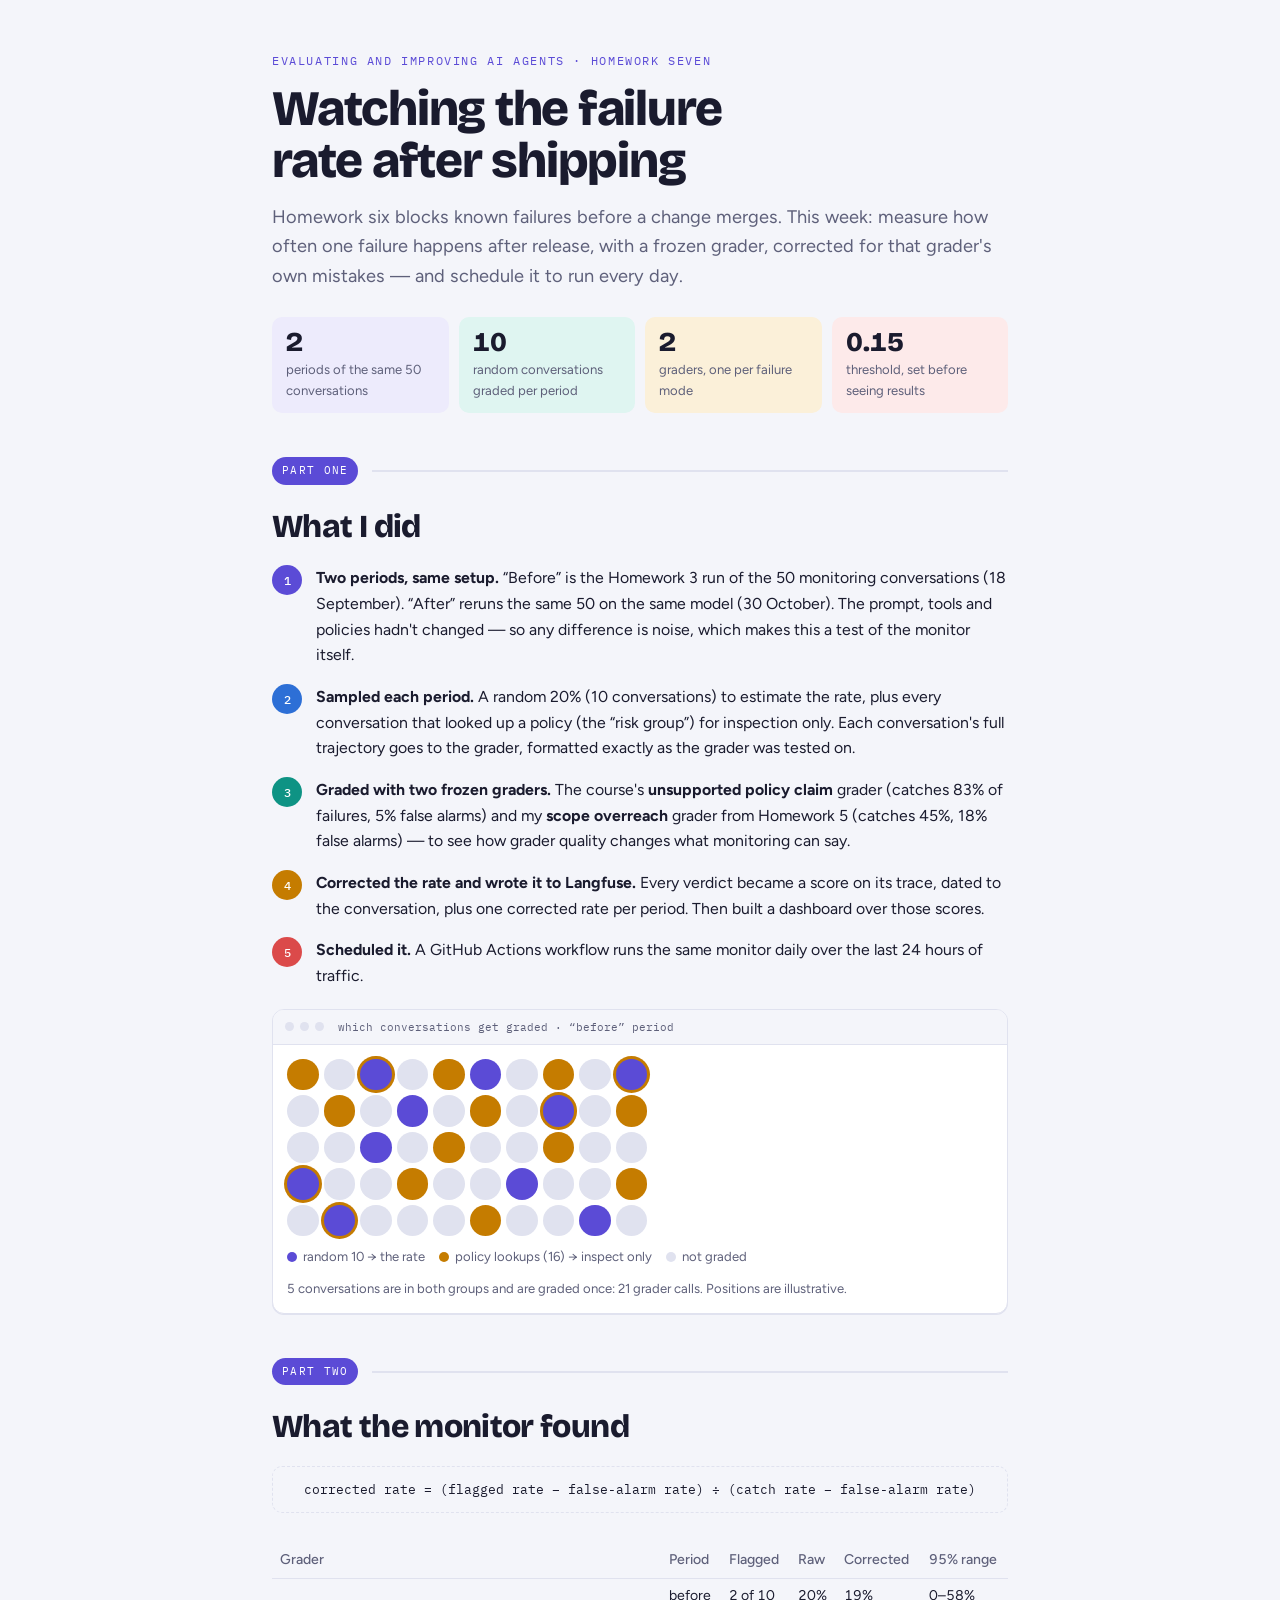
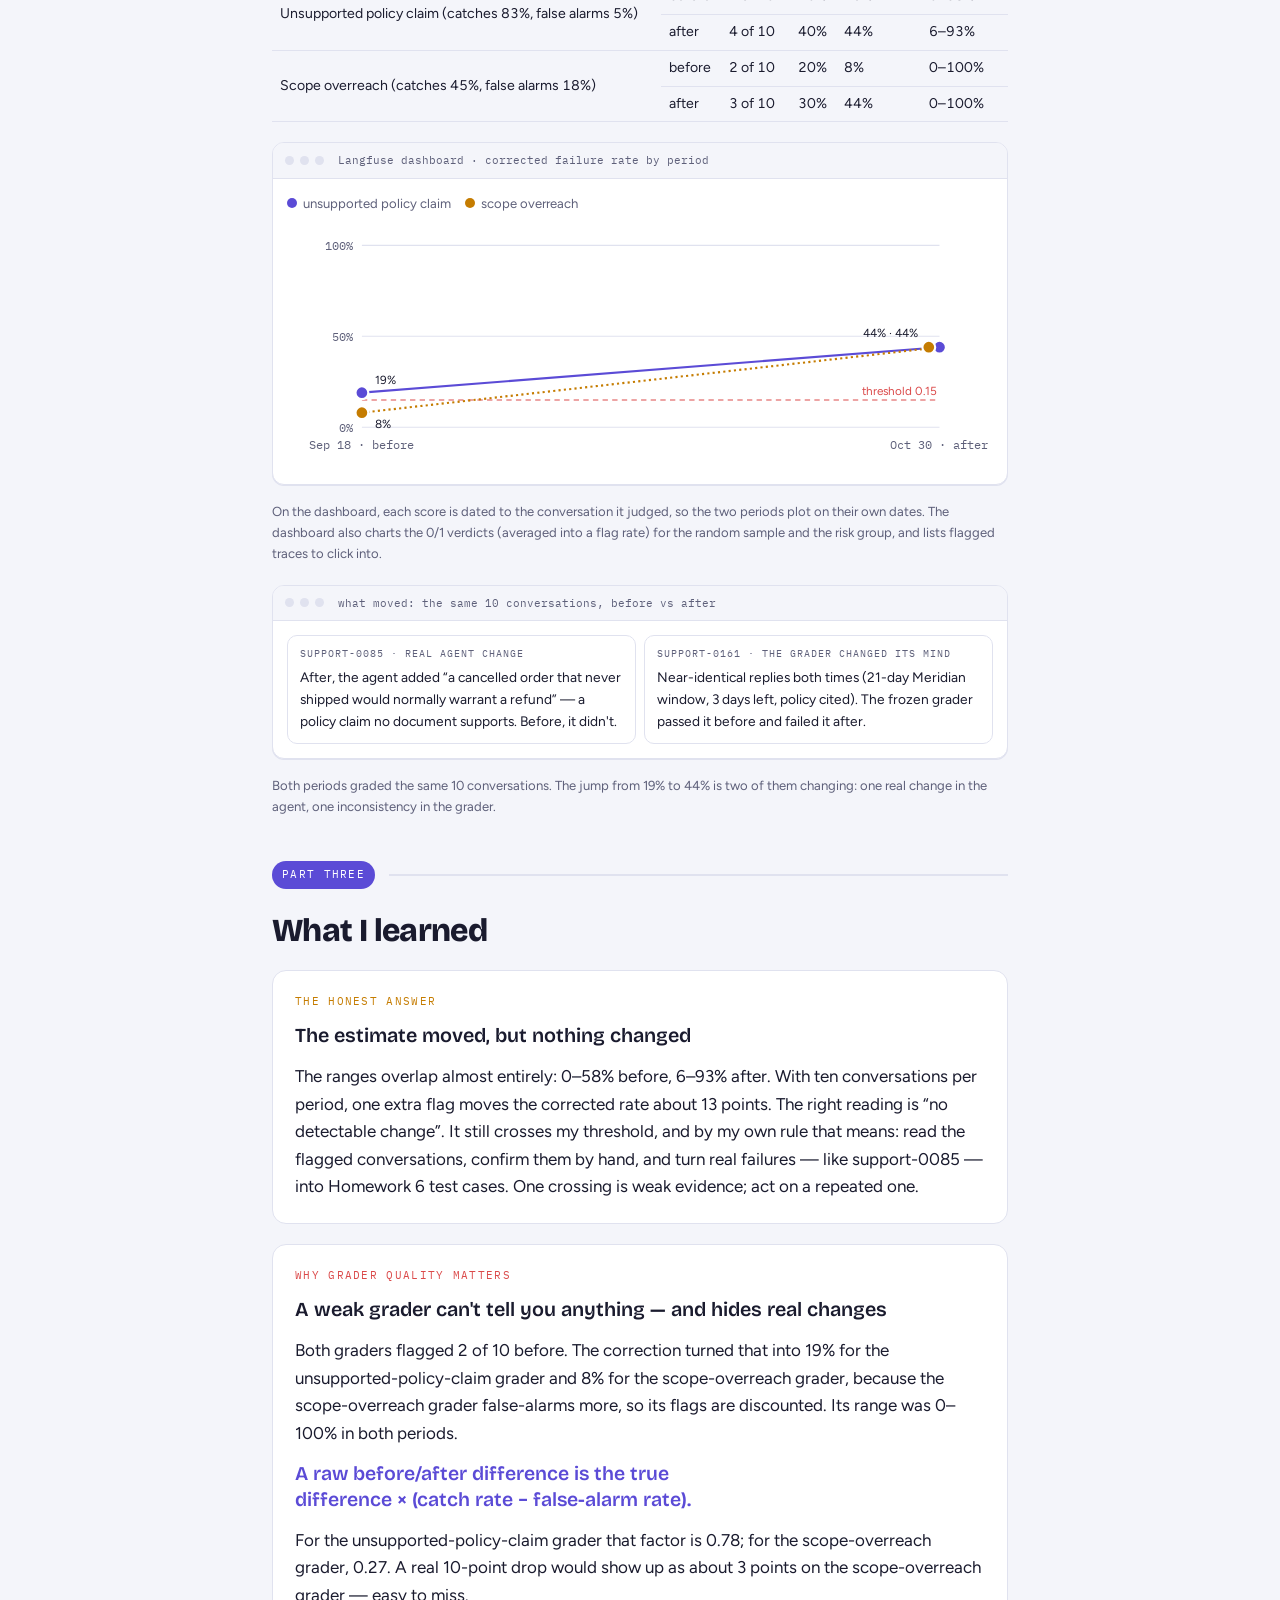
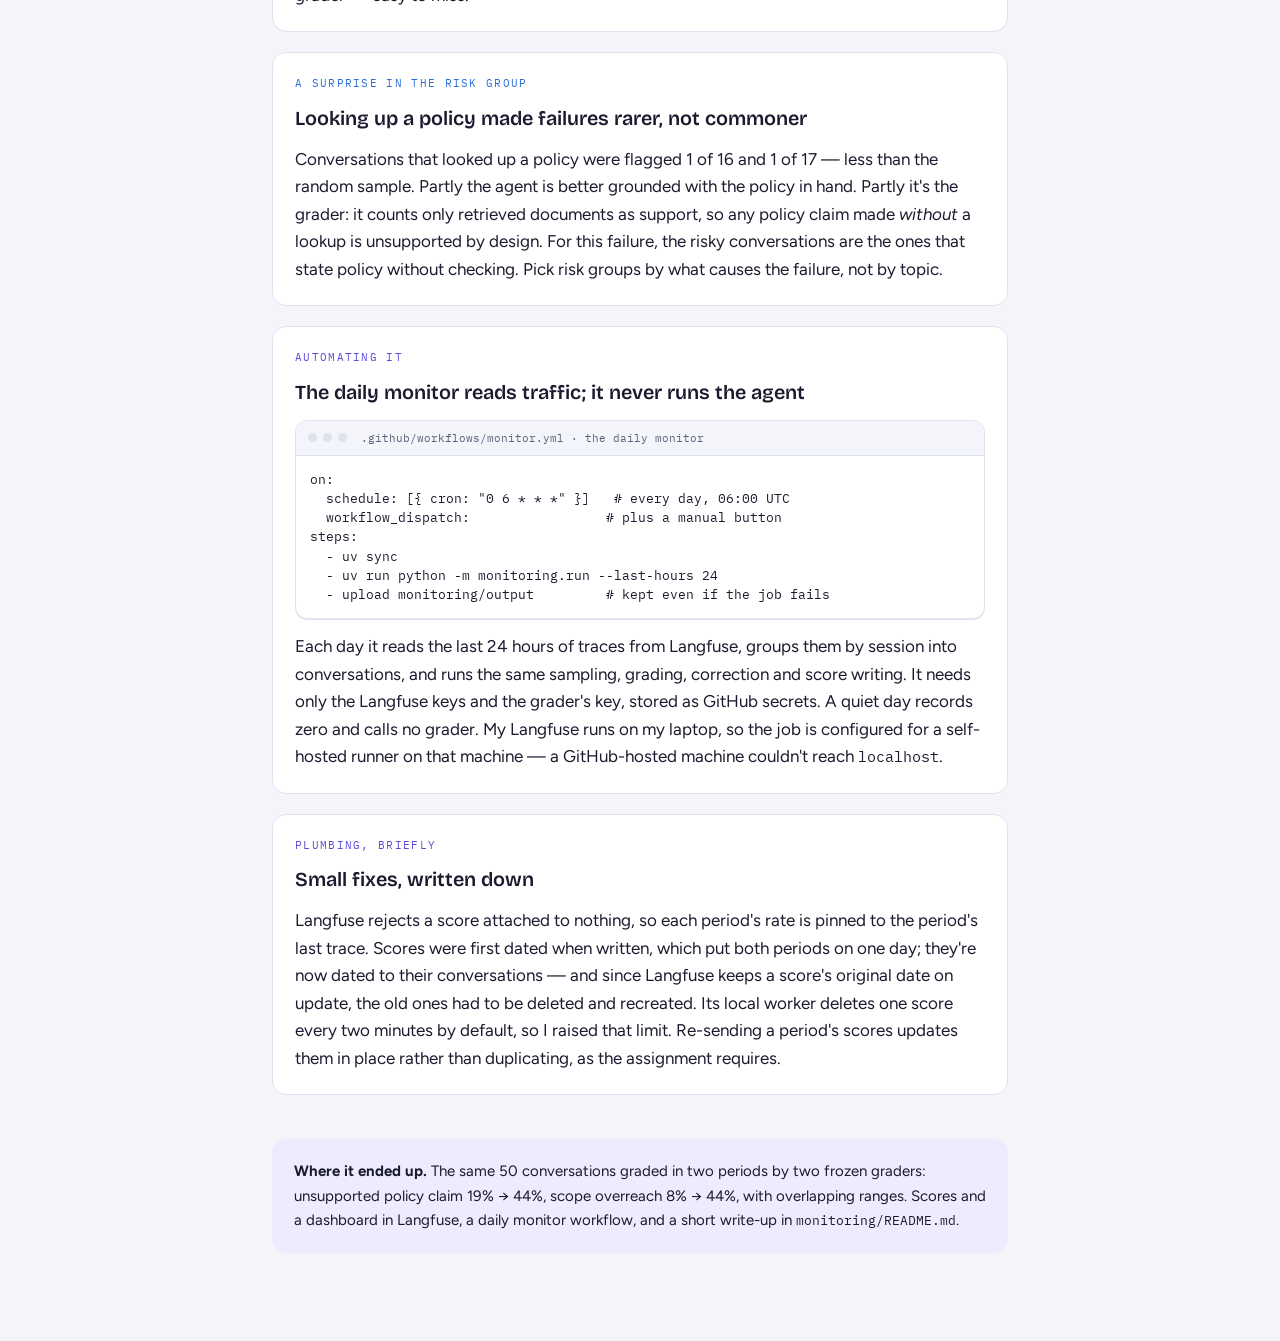
<file: hw-reviews/hw7.html>
<!DOCTYPE html>
<html lang="en"><head><meta charset="utf-8">
<meta name="viewport" content="width=device-width, initial-scale=1">
<title>Cartwheel Monitor Notes</title>
<link rel="preconnect" href="https://fonts.googleapis.com"><link rel="preconnect" href="https://fonts.gstatic.com" crossorigin>
<link rel="stylesheet" href="https://fonts.googleapis.com/css2?family=Bricolage+Grotesque:opsz,wght@12..96,600;12..96,800&family=Figtree:wght@400;500;700&family=IBM+Plex+Mono:wght@400;500&display=swap">
<style>
  :root {
    --ground: #F4F5FA;
    --surface: #FFFFFF;
    --ink: #1A1B2E;
    --muted: #5E607A;
    --line: #E0E2EF;

    --violet: #5B4BD6;  --violet-soft: #EDEBFC;
    --teal:   #0E9384;  --teal-soft:   #DFF5F1;
    --coral:  #DB4A4A;  --coral-soft:  #FDEAEA;
    --amber:  #C57C00;  --amber-soft:  #FBF0D9;
    --blue:   #2D6FD6;  --blue-soft:   #E6EFFC;

    /* chart series: validated as a pair in each mode */
    --s-n5:  #C57C00;
    --s-n10: #5B4BD6;
    --s-n15: #0E9384;

    --display: "Bricolage Grotesque", "Trebuchet MS", sans-serif;
    --body: "Figtree", "Helvetica Neue", Arial, sans-serif;
    --data: "IBM Plex Mono", ui-monospace, Menlo, monospace;
  }

  @media (prefers-color-scheme: dark) {
    :root:not([data-theme="light"]) {
      --ground: #12131F;
      --surface: #1C1E2D;
      --ink: #EAEBF6;
      --muted: #9EA1BD;
      --line: #2C2F44;

      --violet: #A294FF;  --violet-soft: #252246;
      --teal:   #45C9B6;  --teal-soft:   #123330;
      --coral:  #FF8A8A;  --coral-soft:  #37191C;
      --amber:  #F0B14A;  --amber-soft:  #352814;
      --blue:   #7BADFF;  --blue-soft:   #16263F;

      --s-n5:  #BF841C;
      --s-n10: #8E7EF2;
      --s-n15: #209C8B;
    }
  }

  :root[data-theme="dark"] {
    --ground: #12131F;
    --surface: #1C1E2D;
    --ink: #EAEBF6;
    --muted: #9EA1BD;
    --line: #2C2F44;

    --violet: #A294FF;  --violet-soft: #252246;
    --teal:   #45C9B6;  --teal-soft:   #123330;
    --coral:  #FF8A8A;  --coral-soft:  #37191C;
    --amber:  #F0B14A;  --amber-soft:  #352814;
    --blue:   #7BADFF;  --blue-soft:   #16263F;

    --s-n5:  #BF841C;
    --s-n10: #8E7EF2;
    --s-n15: #209C8B;
  }

  body {
    margin: 0;
    background: var(--ground);
    color: var(--ink);
    font-family: var(--body);
    font-size: 17px;
    line-height: 1.62;
    -webkit-font-smoothing: antialiased;
  }

  .page {
    max-width: 46rem;
    margin: 0 auto;
    padding-inline: 22px;
    padding-block: 52px 88px;
    display: flex;
    flex-direction: column;
    gap: 44px;
  }

  .eyebrow {
    font-family: var(--data);
    font-size: 0.72rem;
    letter-spacing: 0.14em;
    text-transform: uppercase;
    color: var(--violet);
    margin: 0;
  }

  header h1 {
    font-family: var(--display);
    font-weight: 800;
    font-size: clamp(2.2rem, 6.4vw, 3.1rem);
    line-height: 1.05;
    letter-spacing: -0.025em;
    text-wrap: balance;
    margin: 12px 0 0;
  }

  header .standfirst {
    font-size: 1.14rem;
    color: var(--muted);
    margin: 16px 0 0;
    text-wrap: pretty;
  }

  .facts {
    display: grid;
    grid-template-columns: repeat(auto-fit, minmax(122px, 1fr));
    gap: 10px;
    margin-top: 26px;
  }
  .facts div {
    padding: 12px 14px;
    border-radius: 10px;
    background: var(--violet-soft);
    display: flex;
    flex-direction: column;
    gap: 2px;
  }
  .facts div:nth-child(2) { background: var(--teal-soft); }
  .facts div:nth-child(3) { background: var(--amber-soft); }
  .facts div:nth-child(4) { background: var(--coral-soft); }
  .facts b {
    font-family: var(--display);
    font-weight: 800;
    font-size: 1.7rem;
    line-height: 1;
    font-variant-numeric: tabular-nums;
  }
  .facts span { font-size: 0.82rem; color: var(--muted); }

  .part-head {
    display: flex;
    align-items: center;
    gap: 14px;
    margin-bottom: 4px;
  }
  .part-head .tag {
    font-family: var(--data);
    font-size: 0.68rem;
    letter-spacing: 0.12em;
    text-transform: uppercase;
    padding: 5px 10px;
    border-radius: 999px;
    background: var(--violet);
    color: var(--surface);
    white-space: nowrap;
  }
  .part-head .rule { flex: 1; height: 2px; background: var(--line); }

  section { display: flex; flex-direction: column; gap: 20px; }

  h2 {
    font-family: var(--display);
    font-weight: 800;
    font-size: clamp(1.6rem, 4vw, 2rem);
    line-height: 1.15;
    letter-spacing: -0.02em;
    text-wrap: balance;
    margin: 0;
  }

  h3 {
    font-family: var(--display);
    font-weight: 600;
    font-size: 1.24rem;
    line-height: 1.25;
    text-wrap: balance;
    margin: 0;
  }

  p { margin: 0; text-wrap: pretty; }

  .steps { list-style: none; margin: 0; padding: 0; display: flex; flex-direction: column; gap: 16px; }
  .steps li { display: flex; gap: 14px; align-items: flex-start; }
  .steps .n {
    font-family: var(--data);
    font-size: 0.78rem;
    font-weight: 500;
    flex: 0 0 30px;
    height: 30px;
    border-radius: 999px;
    display: grid;
    place-items: center;
    color: #FFFFFF;
    background: var(--violet);
  }
  .steps li:nth-child(2) .n { background: var(--blue); }
  .steps li:nth-child(3) .n { background: var(--teal); }
  .steps li:nth-child(4) .n { background: var(--amber); }
  .steps li:nth-child(5) .n { background: var(--coral); }
  .steps .what { font-size: 0.99rem; }
  .steps .what b { font-weight: 700; }

  .lesson {
    display: flex;
    flex-direction: column;
    gap: 14px;
    padding: 22px;
    border-radius: 14px;
    background: var(--surface);
    border: 1px solid var(--line);
  }
  .lesson .kicker {
    font-family: var(--data);
    font-size: 0.68rem;
    letter-spacing: 0.12em;
    text-transform: uppercase;
    color: var(--teal);
  }
  .lesson.l-coral .kicker { color: var(--coral); }
  .lesson.l-amber .kicker { color: var(--amber); }
  .lesson.l-blue .kicker { color: var(--blue); }
  .lesson.l-violet .kicker { color: var(--violet); }

  .pull {
    font-family: var(--display);
    font-weight: 600;
    font-size: 1.22rem;
    line-height: 1.32;
    color: var(--violet);
    text-wrap: balance;
    margin: 0;
  }

  .beforeafter { display: grid; grid-template-columns: repeat(auto-fit, minmax(220px, 1fr)); gap: 12px; }
  .beforeafter > div { padding: 16px 18px; border-radius: 12px; display: flex; flex-direction: column; gap: 8px; }
  .beforeafter .b { background: var(--coral-soft); }
  .beforeafter .a { background: var(--teal-soft); }
  .beforeafter .label {
    font-family: var(--data); font-size: 0.66rem; letter-spacing: 0.12em; text-transform: uppercase;
  }
  .beforeafter .b .label { color: var(--coral); }
  .beforeafter .a .label { color: var(--teal); }
  .beforeafter .said { font-size: 0.95rem; }

  .tally { list-style: none; margin: 0; padding: 0; display: flex; flex-direction: column; gap: 10px; }
  .tally li { display: flex; gap: 12px; align-items: baseline; font-size: 0.97rem; }
  .tally .mark {
    font-family: var(--data); font-size: 0.66rem; letter-spacing: 0.08em; text-transform: uppercase;
    flex: 0 0 5.2rem; padding: 3px 0; border-radius: 6px; text-align: center;
  }
  .tally .pass { background: var(--teal-soft); color: var(--teal); }
  .tally .fail { background: var(--coral-soft); color: var(--coral); }

  figure { margin: 0; display: flex; flex-direction: column; gap: 10px; }
  figure svg {
    width: 100%;
    height: auto;
    background: var(--surface);
    border: 1px solid var(--line);
    border-radius: 14px;
    padding: 16px;
    box-sizing: border-box;
  }
  figure svg text { font-family: var(--body); font-weight: 500; }
  figcaption { font-size: 0.9rem; color: var(--muted); text-wrap: pretty; }

  .legend { display: flex; gap: 18px; flex-wrap: wrap; font-size: 0.88rem; color: var(--muted); }
  .legend span { display: inline-flex; align-items: center; gap: 7px; }
  .legend i { width: 10px; height: 10px; border-radius: 999px; display: inline-block; }

  .dot { cursor: default; }
  .dot circle.hit { fill: transparent; }
  .dot:hover circle.mark { stroke: var(--ink); stroke-width: 2; }

  details { font-size: 0.9rem; color: var(--muted); }
  details summary { cursor: pointer; }
  table { border-collapse: collapse; margin-top: 10px; width: 100%; font-variant-numeric: tabular-nums; color: var(--ink); }
  th, td { text-align: left; padding: 6px 8px; border-bottom: 1px solid var(--line); font-size: 0.88rem; }
  th { color: var(--muted); font-weight: 500; }

  code { font-family: var(--data); font-size: 0.86em; }

  footer {
    padding: 20px 22px;
    border-radius: 14px;
    background: var(--violet-soft);
    font-size: 0.94rem;
    display: flex;
    flex-direction: column;
    gap: 10px;
  }

  @media (prefers-reduced-motion: no-preference) {
    .page > * { animation: rise 0.5s ease-out both; }
    .page > *:nth-child(2) { animation-delay: 0.05s; }
    .page > *:nth-child(3) { animation-delay: 0.1s; }
    @keyframes rise { from { opacity: 0.5; transform: translateY(8px); } to { opacity: 1; transform: none; } }
  }

  .grid { width: 100%; border-collapse: separate; border-spacing: 4px; margin: 0; }
  .grid th { font-family: var(--data); font-size: 0.66rem; letter-spacing: 0.08em; text-transform: uppercase; color: var(--muted); font-weight: 500; border: 0; padding: 4px 6px; }
  .grid td { border: 0; padding: 0; font-size: 0.9rem; }
  .grid td.case { padding: 6px 4px; }
  .grid td.case small { display: block; color: var(--muted); font-size: 0.78rem; }
  .grid .cell {
    border-radius: 8px; padding: 8px 6px; text-align: center; font-family: var(--data); font-size: 0.85rem;
    background: color-mix(in oklab, var(--teal) calc(var(--p) * 42%), var(--surface));
    border: 1px solid var(--line);
  }
  .grid .cell.block { border: 2px solid var(--coral); }
  .grid .cell.block::after { content: " blocked"; font-size: 0.7rem; color: var(--coral); }
  .kind { font-family: var(--data); font-size: 0.66rem; letter-spacing: 0.06em; text-transform: uppercase; padding: 2px 7px; border-radius: 6px; }
  .kind.reg { background: var(--violet-soft); color: var(--violet); }
  .kind.cap { background: var(--amber-soft); color: var(--amber); }
  .page > *, section > *, figure, .lesson { min-width: 0; }
  .gridwrap { overflow-x: auto; background: var(--surface); border: 1px solid var(--line); border-radius: 14px; padding: 10px; }

  .page > *, section > *, .step, .mock { min-width: 0; }
  .glossary { display: grid; grid-template-columns: repeat(auto-fit, minmax(200px, 1fr)); gap: 10px; }
  .glossary div { background: var(--surface); border: 1px solid var(--line); border-radius: 10px; padding: 10px 12px; font-size: 0.9rem; }
  .glossary b { display: block; font-family: var(--display); font-weight: 600; font-size: 0.98rem; }

  .step { display: flex; flex-direction: column; gap: 14px; }
  .stepnum { display: flex; align-items: center; gap: 12px; }
  .stepnum .n { font-family: var(--data); font-size: 0.8rem; flex: 0 0 34px; height: 34px; border-radius: 999px; display: grid; place-items: center; color: #fff; background: var(--violet); }
  .stepnum .hw { font-family: var(--data); font-size: 0.68rem; letter-spacing: 0.1em; text-transform: uppercase; color: var(--muted); }
  .doget { display: grid; grid-template-columns: repeat(auto-fit, minmax(230px, 1fr)); gap: 10px; }
  .doget div { border-radius: 10px; padding: 12px 14px; font-size: 0.93rem; }
  .doget .do { background: var(--violet-soft); }
  .doget .get { background: var(--teal-soft); }
  .doget .lab { font-family: var(--data); font-size: 0.64rem; letter-spacing: 0.12em; text-transform: uppercase; display: block; margin-bottom: 4px; }
  .doget .do .lab { color: var(--violet); } .doget .get .lab { color: var(--teal); }

  .mock { background: var(--surface); border: 1px solid var(--line); border-radius: 12px; overflow: hidden; box-shadow: 0 1px 0 var(--line); }
  .mock .bar { display: flex; align-items: center; gap: 6px; padding: 8px 12px; border-bottom: 1px solid var(--line); background: var(--ground); font-family: var(--data); font-size: 0.7rem; color: var(--muted); }
  .mock .bar i { width: 9px; height: 9px; border-radius: 999px; background: var(--line); display: inline-block; }
  .mock .bar span { margin-left: 8px; overflow: hidden; text-overflow: ellipsis; white-space: nowrap; }
  .mock .body { padding: 14px; display: flex; flex-direction: column; gap: 10px; font-size: 0.9rem; }
  .mockcap { font-size: 0.82rem; color: var(--muted); margin-top: -4px; }

  .msg { border-radius: 10px; padding: 9px 12px; max-width: 92%; line-height: 1.45; }
  .msg.user { background: var(--blue-soft); align-self: flex-start; }
  .msg.bot { background: var(--ground); border: 1px solid var(--line); align-self: flex-end; }
  .msg .who { font-family: var(--data); font-size: 0.62rem; letter-spacing: 0.1em; text-transform: uppercase; color: var(--muted); display: block; margin-bottom: 2px; }
  mark { background: var(--amber-soft); color: inherit; border-bottom: 2px solid var(--amber); padding: 0 2px; }
  .sticky { background: var(--amber-soft); border-left: 3px solid var(--amber); border-radius: 6px; padding: 8px 10px; font-size: 0.88rem; }
  .sticky .who { font-family: var(--data); font-size: 0.62rem; letter-spacing: 0.1em; text-transform: uppercase; color: var(--amber); display: block; }

  .mono { font-family: var(--data); font-size: 0.8rem; line-height: 1.5; white-space: pre-wrap; word-break: break-word; }
  .term { background: #15161F; color: #D7DAEA; border-radius: 10px; padding: 12px 14px; font-family: var(--data); font-size: 0.78rem; line-height: 1.55; white-space: pre-wrap; word-break: break-word; }
  .term .ok { color: #5FD3B3; } .term .bad { color: #FF8A8A; } .term .dim { color: #8E92B0; }

  .tree { font-family: var(--data); font-size: 0.8rem; line-height: 1.7; }
  .tree .row { display: flex; gap: 8px; align-items: baseline; }
  .tree .k { color: var(--muted); min-width: 0; }
  .pill { font-family: var(--data); font-size: 0.66rem; padding: 1px 7px; border-radius: 6px; white-space: nowrap; }
  .pill.llm { background: var(--violet-soft); color: var(--violet); }
  .pill.tool { background: var(--teal-soft); color: var(--teal); }
  .pill.fail { background: var(--coral-soft); color: var(--coral); }
  .pill.pass { background: var(--teal-soft); color: var(--teal); }
  .pill.block { background: var(--coral); color: #fff; }

  .flowrow { display: flex; flex-wrap: wrap; align-items: stretch; gap: 8px; }
  .flowrow > .card { flex: 1 1 180px; background: var(--surface); border: 1px solid var(--line); border-radius: 10px; padding: 10px 12px; font-size: 0.86rem; display: flex; flex-direction: column; gap: 4px; }
  .flowrow > .arrow { align-self: center; color: var(--muted); font-size: 1.2rem; }
  .card .lab { font-family: var(--data); font-size: 0.62rem; letter-spacing: 0.1em; text-transform: uppercase; color: var(--muted); }
  .kv { display: grid; grid-template-columns: auto 1fr; gap: 2px 10px; font-family: var(--data); font-size: 0.76rem; }
  .kv span:nth-child(odd) { color: var(--muted); }

  .gridtbl { width: 100%; border-collapse: separate; border-spacing: 3px; font-size: 0.8rem; }
  .gridtbl th { font-family: var(--data); font-size: 0.62rem; letter-spacing: 0.04em; color: var(--muted); font-weight: 500; text-align: center; border: 0; padding: 2px 4px; }
  .gridtbl th:first-child { text-align: left; }
  .gridtbl td { border: 0; text-align: center; padding: 6px 4px; border-radius: 6px; font-family: var(--data); font-size: 0.72rem; }
  .gridtbl td:first-child { text-align: left; background: none; color: var(--ink); }
  .gridtbl td.y { background: var(--coral-soft); color: var(--coral); }
  .gridtbl td.n { background: var(--ground); color: var(--muted); }
  .scroll { overflow-x: auto; }

  .score { display: grid; grid-template-columns: repeat(2, 1fr); gap: 8px; }
  .score div { border-radius: 10px; padding: 12px; text-align: center; }
  .score b { display: block; font-family: var(--display); font-size: 1.6rem; font-weight: 800; }
  .score .good { background: var(--teal-soft); } .score .weak { background: var(--coral-soft); }
  .score span { font-size: 0.82rem; color: var(--muted); }

  .runs { display: flex; gap: 6px; align-items: center; flex-wrap: wrap; font-size: 0.85rem; }
  .runs i { width: 16px; height: 16px; border-radius: 4px; display: inline-block; }
  .runs i.p { background: var(--teal); } .runs i.f { background: var(--coral); }
  .runs .lbl { min-width: 9.5rem; color: var(--muted); font-size: 0.82rem; }

  .dots { display: grid; grid-template-columns: repeat(10, 1fr); gap: 5px; max-width: 360px; }
  .dots i { aspect-ratio: 1; border-radius: 999px; background: var(--line); display: block; }
  .dots i.r { background: var(--violet); } .dots i.k { background: var(--amber); } .dots i.b { background: var(--violet); box-shadow: 0 0 0 3px var(--amber); }
  .legend2 { display: flex; gap: 14px; flex-wrap: wrap; font-size: 0.82rem; color: var(--muted); }
  .legend2 span { display: inline-flex; align-items: center; gap: 6px; }
  .legend2 i { width: 10px; height: 10px; border-radius: 999px; display: inline-block; }

  .formula { background: var(--ground); border: 1px dashed var(--line); border-radius: 10px; padding: 12px; font-family: var(--data); font-size: 0.82rem; text-align: center; }
  .pending { display: inline-block; font-family: var(--data); font-size: 0.64rem; letter-spacing: 0.08em; text-transform: uppercase; padding: 2px 8px; border-radius: 6px; background: var(--amber-soft); color: var(--amber); }
</style></head><body>
<div class="page">
  <header>
    <p class="eyebrow">Evaluating and Improving AI Agents &middot; Homework Seven</p>
    <h1>Watching the failure rate after shipping</h1>
    <p class="standfirst">Homework six blocks known failures before a change merges. This week: measure how often one failure happens after release, with a frozen grader, corrected for that grader's own mistakes &mdash; and schedule it to run every day.</p>
    <div class="facts">
      <div><b>2</b><span>periods of the same 50 conversations</span></div>
      <div><b>10</b><span>random conversations graded per period</span></div>
      <div><b>2</b><span>graders, one per failure mode</span></div>
      <div><b>0.15</b><span>threshold, set before seeing results</span></div>
    </div>
  </header>

  <section>
    <div class="part-head"><span class="tag">Part one</span><span class="rule"></span></div>
    <h2>What I did</h2>
    <ol class="steps">
      <li><span class="n">1</span><span class="what"><b>Two periods, same setup.</b> &ldquo;Before&rdquo; is the Homework 3 run of the 50 monitoring conversations (18 September). &ldquo;After&rdquo; reruns the same 50 on the same model (30 October). The prompt, tools and policies hadn't changed &mdash; so any difference is noise, which makes this a test of the monitor itself.</span></li>
      <li><span class="n">2</span><span class="what"><b>Sampled each period.</b> A random 20% (10 conversations) to estimate the rate, plus every conversation that looked up a policy (the &ldquo;risk group&rdquo;) for inspection only. Each conversation's full trajectory goes to the grader, formatted exactly as the grader was tested on.</span></li>
      <li><span class="n">3</span><span class="what"><b>Graded with two frozen graders.</b> The course's <b>unsupported policy claim</b> grader (catches 83% of failures, 5% false alarms) and my <b>scope overreach</b> grader from Homework 5 (catches 45%, 18% false alarms) &mdash; to see how grader quality changes what monitoring can say.</span></li>
      <li><span class="n">4</span><span class="what"><b>Corrected the rate and wrote it to Langfuse.</b> Every verdict became a score on its trace, dated to the conversation, plus one corrected rate per period. Then built a dashboard over those scores.</span></li>
      <li><span class="n">5</span><span class="what"><b>Scheduled it.</b> A GitHub Actions workflow runs the same monitor daily over the last 24 hours of traffic.</span></li>
    </ol>
<div class="mock"><div class="bar"><i></i><i></i><i></i><span>which conversations get graded · “before” period</span></div><div class="body">
      <div class="dots"><i class="k"></i><i></i><i class="b"></i><i></i><i class="k"></i><i class="r"></i><i></i><i class="k"></i><i></i><i class="b"></i><i></i><i class="k"></i><i></i><i class="r"></i><i></i><i class="k"></i><i></i><i class="b"></i><i></i><i class="k"></i><i></i><i></i><i class="r"></i><i></i><i class="k"></i><i></i><i></i><i class="k"></i><i></i><i></i><i class="b"></i><i></i><i></i><i class="k"></i><i></i><i></i><i class="r"></i><i></i><i></i><i class="k"></i><i></i><i class="b"></i><i></i><i></i><i></i><i class="k"></i><i></i><i></i><i class="r"></i><i></i></div>
      <div class="legend2"><span><i style="background:var(--violet)"></i>random 10 → the rate</span><span><i style="background:var(--amber)"></i>policy lookups (16) → inspect only</span><span><i style="background:var(--line)"></i>not graded</span></div>
      <p class="mockcap" style="margin:0">5 conversations are in both groups and are graded once: 21 grader calls. Positions are illustrative.</p>
    </div></div>
  </section>

  <section>
    <div class="part-head"><span class="tag">Part two</span><span class="rule"></span></div>
    <h2>What the monitor found</h2>
    <div class="formula">corrected rate = (flagged rate − false-alarm rate) ÷ (catch rate − false-alarm rate)</div>
    <div class="scroll"><table>
      <tr><th>Grader</th><th>Period</th><th>Flagged</th><th>Raw</th><th>Corrected</th><th>95% range</th></tr>
      <tr><td rowspan="2">Unsupported policy claim (catches 83%, false alarms 5%)</td><td>before</td><td>2 of 10</td><td>20%</td><td>19%</td><td>0–58%</td></tr>
      <tr><td>after</td><td>4 of 10</td><td>40%</td><td>44%</td><td>6–93%</td></tr>
      <tr><td rowspan="2">Scope overreach (catches 45%, false alarms 18%)</td><td>before</td><td>2 of 10</td><td>20%</td><td>8%</td><td>0–100%</td></tr>
      <tr><td>after</td><td>3 of 10</td><td>30%</td><td>44%</td><td>0–100%</td></tr>
    </table></div>
    <div class="mock"><div class="bar"><i></i><i></i><i></i><span>Langfuse dashboard · corrected failure rate by period</span></div><div class="body">
      <div class="legend2"><span><i style="background:var(--s-n10)"></i>unsupported policy claim</span><span><i style="background:var(--s-n5)"></i>scope overreach</span></div>
      <svg viewBox="0 0 660 230" role="img" aria-label="Corrected failure rate on 18 September and 30 October. Unsupported-policy-claim grader 0.19 then 0.44. Scope-overreach grader 0.08 then 0.44. Threshold 0.15." style="width:100%;height:auto">
  <g stroke="var(--line)"><line x1="70" y1="20" x2="610" y2="20"/><line x1="70" y1="105" x2="610" y2="105"/><line x1="70" y1="190" x2="610" y2="190"/></g>
  <g font-size="11" fill="var(--muted)" text-anchor="end" font-family="var(--data)"><text x="62" y="24">100%</text><text x="62" y="109">50%</text><text x="62" y="194">0%</text></g>
  <g font-size="11" fill="var(--muted)" text-anchor="middle" font-family="var(--data)"><text x="70" y="210">Sep 18 · before</text><text x="610" y="210">Oct 30 · after</text></g>
  <line x1="70" y1="164.5" x2="610" y2="164.5" stroke="var(--coral)" stroke-dasharray="5,4"/>
  <text x="608" y="159.5" font-size="11" fill="var(--coral)" text-anchor="end">threshold 0.15</text>
  <polyline points="70,157.7 610,115.2" fill="none" stroke="var(--s-n10)" stroke-width="2"/>
  <polyline points="70,176.4 610,115.2" fill="none" stroke="var(--s-n5)" stroke-width="2" stroke-dasharray="2,3"/>
  <g stroke="var(--surface)" stroke-width="2">
    <circle cx="70" cy="157.7" r="6" fill="var(--s-n10)"><title>Unsupported policy claim grader, before: 19% (range 0–58%)</title></circle>
    <circle cx="610" cy="115.2" r="6" fill="var(--s-n10)"><title>Unsupported policy claim grader, after: 44% (range 6–93%)</title></circle>
    <circle cx="70" cy="176.4" r="6" fill="var(--s-n5)"><title>Scope overreach grader, before: 8% (range 0–100%)</title></circle>
    <circle cx="600" cy="115.2" r="6" fill="var(--s-n5)"><title>Scope overreach grader, after: 44% (range 0–100%)</title></circle>
  </g>
  <g font-size="11" fill="var(--ink)"><text x="82" y="149.7">19%</text><text x="82" y="190.4">8%</text><text x="590" y="105.2" text-anchor="end">44% · 44%</text></g>
</svg>
    </div></div>
    <p class="mockcap">On the dashboard, each score is dated to the conversation it judged, so the two periods plot on their own dates. The dashboard also charts the 0/1 verdicts (averaged into a flag rate) for the random sample and the risk group, and lists flagged traces to click into.</p>
    <div class="mock"><div class="bar"><i></i><i></i><i></i><span>what moved: the same 10 conversations, before vs after</span></div><div class="body">
      <div class="flowrow">
        <div class="card"><span class="lab">support-0085 · real agent change</span>After, the agent added “a cancelled order that never shipped would normally warrant a refund” — a policy claim no document supports. Before, it didn't.</div>
        <div class="card"><span class="lab">support-0161 · the grader changed its mind</span>Near-identical replies both times (21-day Meridian window, 3 days left, policy cited). The frozen grader passed it before and failed it after.</div>
      </div>
    </div></div>
    <p class="mockcap">Both periods graded the same 10 conversations. The jump from 19% to 44% is two of them changing: one real change in the agent, one inconsistency in the grader.</p>
  </section>

  <section>
    <div class="part-head"><span class="tag">Part three</span><span class="rule"></span></div>
    <h2>What I learned</h2>

    <div class="lesson l-amber">
      <span class="kicker">The honest answer</span>
      <h3>The estimate moved, but nothing changed</h3>
      <p>The ranges overlap almost entirely: 0&ndash;58% before, 6&ndash;93% after. With ten conversations per period, one extra flag moves the corrected rate about 13 points. The right reading is &ldquo;no detectable change&rdquo;. It still crosses my threshold, and by my own rule that means: read the flagged conversations, confirm them by hand, and turn real failures &mdash; like support-0085 &mdash; into Homework 6 test cases. One crossing is weak evidence; act on a repeated one.</p>
    </div>

    <div class="lesson l-coral">
      <span class="kicker">Why grader quality matters</span>
      <h3>A weak grader can't tell you anything &mdash; and hides real changes</h3>
      <p>Both graders flagged 2 of 10 before. The correction turned that into 19% for the unsupported-policy-claim grader and 8% for the scope-overreach grader, because the scope-overreach grader false-alarms more, so its flags are discounted. Its range was 0&ndash;100% in both periods.</p>
      <p class="pull">A raw before/after difference is the true difference × (catch rate − false-alarm rate).</p>
      <p>For the unsupported-policy-claim grader that factor is 0.78; for the scope-overreach grader, 0.27. A real 10-point drop would show up as about 3 points on the scope-overreach grader &mdash; easy to miss.</p>
    </div>

    <div class="lesson l-blue">
      <span class="kicker">A surprise in the risk group</span>
      <h3>Looking up a policy made failures rarer, not commoner</h3>
      <p>Conversations that looked up a policy were flagged 1 of 16 and 1 of 17 &mdash; less than the random sample. Partly the agent is better grounded with the policy in hand. Partly it's the grader: it counts only retrieved documents as support, so any policy claim made <em>without</em> a lookup is unsupported by design. For this failure, the risky conversations are the ones that state policy without checking. Pick risk groups by what causes the failure, not by topic.</p>
    </div>

    <div class="lesson l-violet">
      <span class="kicker">Automating it</span>
      <h3>The daily monitor reads traffic; it never runs the agent</h3>
    <div class="mock"><div class="bar"><i></i><i></i><i></i><span>.github/workflows/monitor.yml · the daily monitor</span></div><div class="body">
<div class="mono">on:
  schedule: [{ cron: "0 6 * * *" }]   # every day, 06:00 UTC
  workflow_dispatch:                 # plus a manual button
steps:
  - uv sync
  - uv run python -m monitoring.run --last-hours 24
  - upload monitoring/output         # kept even if the job fails</div>
    </div></div>
      <p>Each day it reads the last 24 hours of traces from Langfuse, groups them by session into conversations, and runs the same sampling, grading, correction and score writing. It needs only the Langfuse keys and the grader's key, stored as GitHub secrets. A quiet day records zero and calls no grader. My Langfuse runs on my laptop, so the job is configured for a self-hosted runner on that machine &mdash; a GitHub-hosted machine couldn't reach <code>localhost</code>.</p>
    </div>

    <div class="lesson l-violet">
      <span class="kicker">Plumbing, briefly</span>
      <h3>Small fixes, written down</h3>
      <p>Langfuse rejects a score attached to nothing, so each period's rate is pinned to the period's last trace. Scores were first dated when written, which put both periods on one day; they're now dated to their conversations &mdash; and since Langfuse keeps a score's original date on update, the old ones had to be deleted and recreated. Its local worker deletes one score every two minutes by default, so I raised that limit. Re-sending a period's scores updates them in place rather than duplicating, as the assignment requires.</p>
    </div>
  </section>

  <footer>
    <p><b>Where it ended up.</b> The same 50 conversations graded in two periods by two frozen graders: unsupported policy claim 19% &rarr; 44%, scope overreach 8% &rarr; 44%, with overlapping ranges. Scores and a dashboard in Langfuse, a daily monitor workflow, and a short write-up in <code>monitoring/README.md</code>.</p>
  </footer>
</div>
</body></html>
</file>
